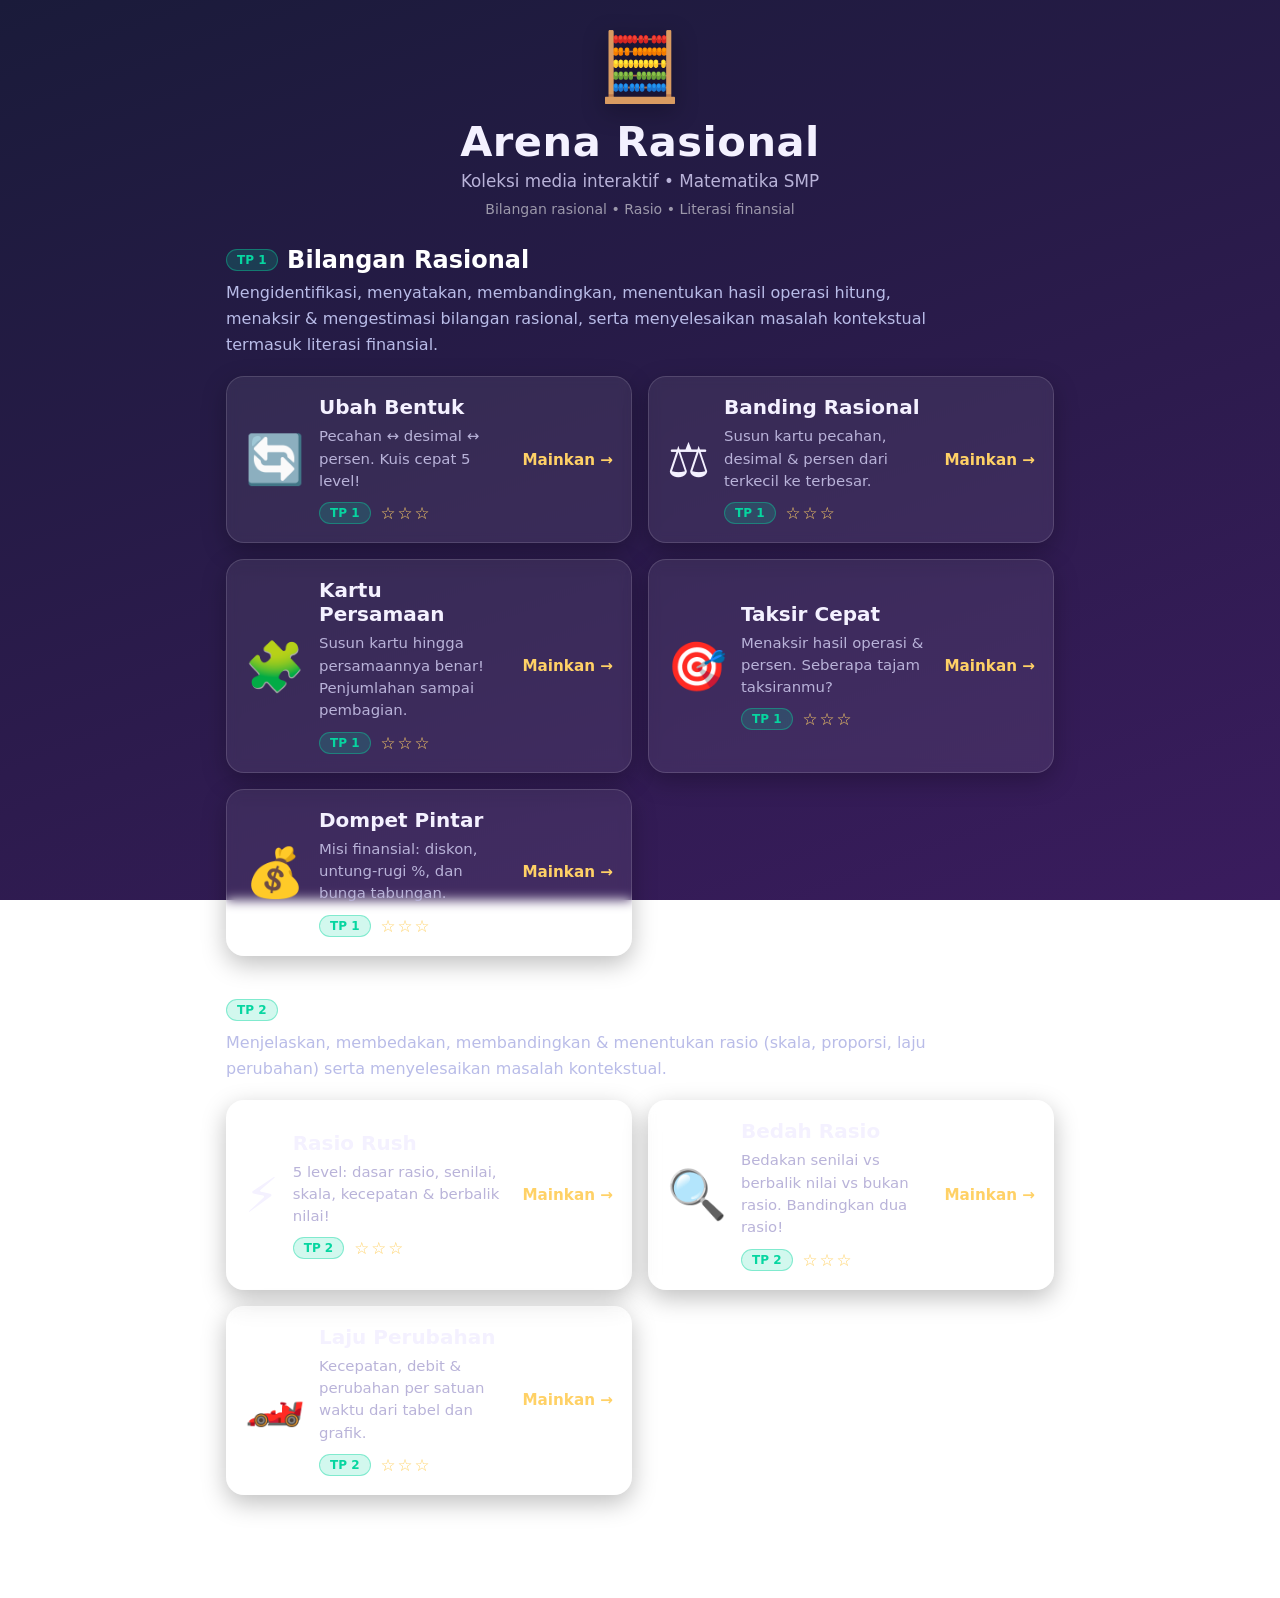
<file: index.html>
<!DOCTYPE html>
<html lang="id">
<head>
<meta charset="UTF-8">
<meta name="viewport" content="width=device-width, initial-scale=1.0">
<meta name="theme-color" content="#1a1b3a">
<title>Arena Rasional — Koleksi Game Matematika</title>
<meta name="description" content="Koleksi media interaktif matematika SMP: bilangan rasional & rasio.">
<link rel="stylesheet" href="css/style.css">
</head>
<body>
<div id="app">
  <header class="hero">
    <div class="logo">🧮</div>
    <h1>Arena Rasional</h1>
    <p class="subtitle">Koleksi media interaktif &bull; Matematika SMP</p>
    <p class="tp">Bilangan rasional &bull; Rasio &bull; Literasi finansial</p>
  </header>

  <section class="tp-section">
    <h2 class="tp-title"><span class="tp-tag">TP 1</span> Bilangan Rasional</h2>
    <p class="tp-desc">Mengidentifikasi, menyatakan, membandingkan, menentukan hasil operasi hitung, menaksir &amp; mengestimasi bilangan rasional, serta menyelesaikan masalah kontekstual termasuk literasi finansial.</p>
    <main class="grid">
      <a class="game-card" href="ubah-bentuk/">
        <div class="gc-icon">🔄</div>
        <div class="gc-body">
          <h2>Ubah Bentuk</h2>
          <p>Pecahan ↔ desimal ↔ persen. Kuis cepat 5 level!</p>
          <div class="gc-meta"><span class="tp-tag">TP 1</span><span class="stars" id="stars-ubah-bentuk">☆☆☆</span></div>
        </div>
        <div class="gc-go">Mainkan →</div>
      </a>
      <a class="game-card" href="banding-rasional/">
        <div class="gc-icon">⚖️</div>
        <div class="gc-body">
          <h2>Banding Rasional</h2>
          <p>Susun kartu pecahan, desimal &amp; persen dari terkecil ke terbesar.</p>
          <div class="gc-meta"><span class="tp-tag">TP 1</span><span class="stars" id="stars-banding-rasional">☆☆☆</span></div>
        </div>
        <div class="gc-go">Mainkan →</div>
      </a>
      <a class="game-card" href="kartu-persamaan/">
        <div class="gc-icon">🧩</div>
        <div class="gc-body">
          <h2>Kartu Persamaan</h2>
          <p>Susun kartu hingga persamaannya benar! Penjumlahan sampai pembagian.</p>
          <div class="gc-meta"><span class="tp-tag">TP 1</span><span class="stars" id="stars-kartu-persamaan">☆☆☆</span></div>
        </div>
        <div class="gc-go">Mainkan →</div>
      </a>
      <a class="game-card" href="taksir-cepat/">
        <div class="gc-icon">🎯</div>
        <div class="gc-body">
          <h2>Taksir Cepat</h2>
          <p>Menaksir hasil operasi &amp; persen. Seberapa tajam taksiranmu?</p>
          <div class="gc-meta"><span class="tp-tag">TP 1</span><span class="stars" id="stars-taksir-cepat">☆☆☆</span></div>
        </div>
        <div class="gc-go">Mainkan →</div>
      </a>
      <a class="game-card" href="dompet-pintar/">
        <div class="gc-icon">💰</div>
        <div class="gc-body">
          <h2>Dompet Pintar</h2>
          <p>Misi finansial: diskon, untung-rugi %, dan bunga tabungan.</p>
          <div class="gc-meta"><span class="tp-tag">TP 1</span><span class="stars" id="stars-dompet-pintar">☆☆☆</span></div>
        </div>
        <div class="gc-go">Mainkan →</div>
      </a>
    </main>
  </section>

  <section class="tp-section">
    <h2 class="tp-title"><span class="tp-tag">TP 2</span> Rasio</h2>
    <p class="tp-desc">Menjelaskan, membedakan, membandingkan &amp; menentukan rasio (skala, proporsi, laju perubahan) serta menyelesaikan masalah kontekstual.</p>
    <main class="grid">
      <a class="game-card" href="rasio-rush/">
        <div class="gc-icon">⚡</div>
        <div class="gc-body">
          <h2>Rasio Rush</h2>
          <p>5 level: dasar rasio, senilai, skala, kecepatan &amp; berbalik nilai!</p>
          <div class="gc-meta"><span class="tp-tag">TP 2</span><span class="stars" id="stars-rasio-rush">☆☆☆</span></div>
        </div>
        <div class="gc-go">Mainkan →</div>
      </a>
      <a class="game-card" href="bedah-rasio/">
        <div class="gc-icon">🔍</div>
        <div class="gc-body">
          <h2>Bedah Rasio</h2>
          <p>Bedakan senilai vs berbalik nilai vs bukan rasio. Bandingkan dua rasio!</p>
          <div class="gc-meta"><span class="tp-tag">TP 2</span><span class="stars" id="stars-bedah-rasio">☆☆☆</span></div>
        </div>
        <div class="gc-go">Mainkan →</div>
      </a>
      <a class="game-card" href="laju-perubahan/">
        <div class="gc-icon">🏎️</div>
        <div class="gc-body">
          <h2>Laju Perubahan</h2>
          <p>Kecepatan, debit & perubahan per satuan waktu dari tabel dan grafik.</p>
          <div class="gc-meta"><span class="tp-tag">TP 2</span><span class="stars" id="stars-laju-perubahan">☆☆☆</span></div>
        </div>
        <div class="gc-go">Mainkan →</div>
      </a>
    </main>
  </section>

  <footer class="foot">Arena Rasional &bull; Matematika SMP &bull; Bilangan Rasional & Rasio</footer>
</div>

<script>
(function () {
  /* Bintang diambil dari progres asli tiap game (5 level → 3 bintang) */
  var games = [
    { id: 'rasio-rush', key: 'rasioRush' },
    { id: 'kartu-persamaan', key: 'kartuPersamaan' },
    { id: 'ubah-bentuk', key: 'ubahBentuk' },
    { id: 'banding-rasional', key: 'bandingRasional' },
    { id: 'taksir-cepat', key: 'taksirCepat' },
    { id: 'dompet-pintar', key: 'dompetPintar' },
    { id: 'laju-perubahan', key: 'lajuPerubahan' }
  ];
  games.forEach(function (g) {
    var completed = 0;
    try {
      var d = JSON.parse(localStorage.getItem(g.key)) || {};
      completed = Math.max(0, Math.min(5, (d.unlocked || 1) - 1));
    } catch (e) {}
    var n = Math.round(3 * completed / 5);
    var el = document.getElementById('stars-' + g.id);
    if (el) el.textContent = '★'.repeat(n) + '☆'.repeat(3 - n);
  });
  /* Bedah Rasio memakai format progres sendiri {lab, arena} -> rata-rata */
  try {
    var b = JSON.parse(localStorage.getItem('bedahRasio')) || {};
    var avg = Math.round(((b.lab || 0) + (b.arena || 0)) / 2);
    var be = document.getElementById('stars-bedah-rasio');
    if (be && avg > 0) be.textContent = '★'.repeat(avg) + '☆'.repeat(3 - avg);
  } catch (e) {}
})();
</script>
</body>
</html>
</file>
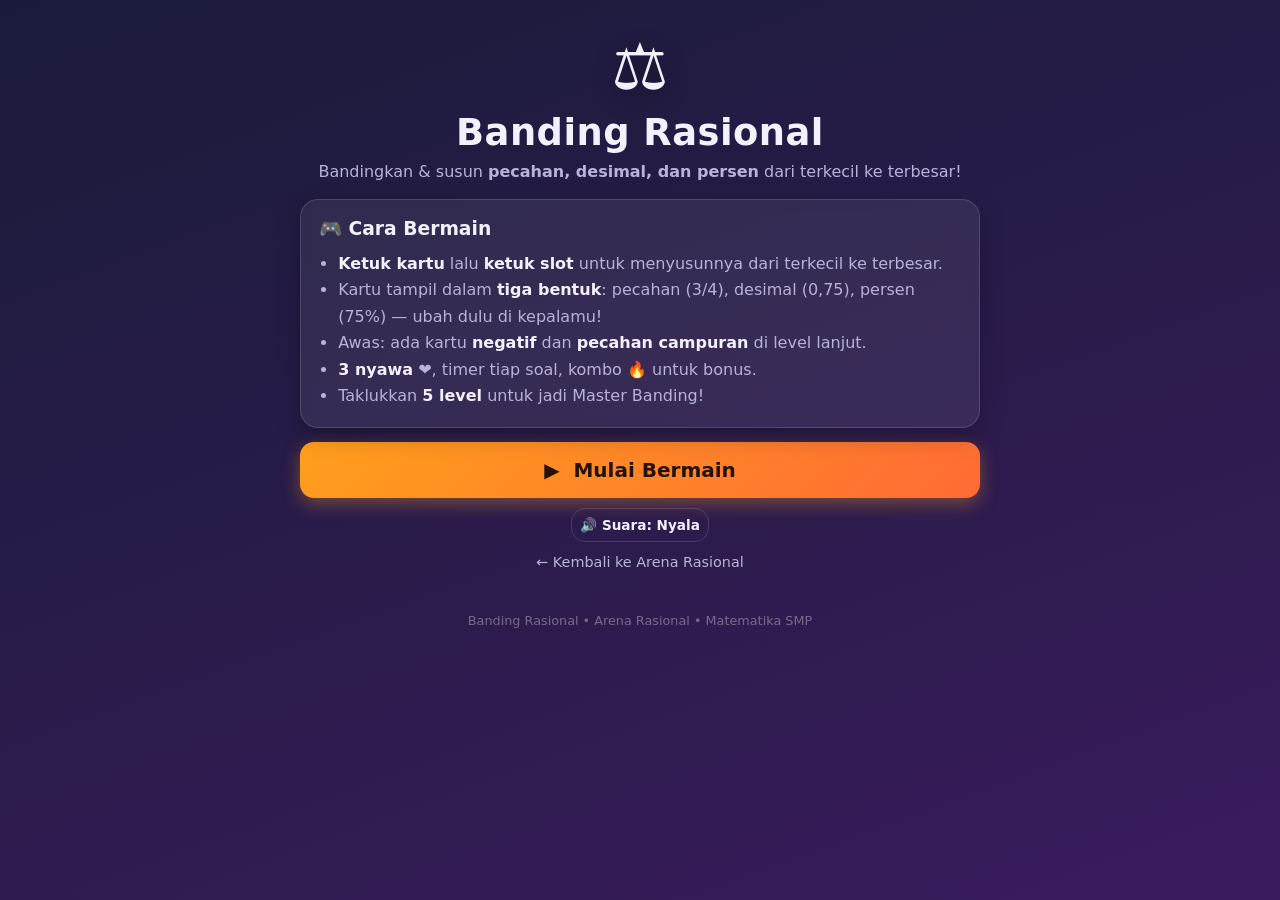
<file: banding-rasional/index.html>
<!DOCTYPE html>
<html lang="id">
<head>
<meta charset="UTF-8">
<meta name="viewport" content="width=device-width, initial-scale=1.0, maximum-scale=1.0, user-scalable=no">
<meta name="theme-color" content="#1a1b3a">
<title>Banding Rasional — Arena Rasional</title>
<meta name="description" content="Game matematika SMP: bandingkan & susun pecahan, desimal, dan persen dari terkecil ke terbesar.">
<link rel="stylesheet" href="css/style.css">
</head>
<body>
<div id="app">
  <section id="screen-start" class="screen active">
    <div class="hero">
      <div class="logo">⚖️</div>
      <h1>Banding Rasional</h1>
      <p class="subtitle">Bandingkan & susun <b>pecahan, desimal, dan persen</b> dari terkecil ke terbesar!</p>
    </div>
    <div class="card howto">
      <h3>🎮 Cara Bermain</h3>
      <ul>
        <li><b>Ketuk kartu</b> lalu <b>ketuk slot</b> untuk menyusunnya dari terkecil ke terbesar.</li>
        <li>Kartu tampil dalam <b>tiga bentuk</b>: pecahan (3/4), desimal (0,75), persen (75%) — ubah dulu di kepalamu!</li>
        <li>Awas: ada kartu <b>negatif</b> dan <b>pecahan campuran</b> di level lanjut.</li>
        <li><b>3 nyawa</b> ❤️, timer tiap soal, kombo 🔥 untuk bonus.</li>
        <li>Taklukkan <b>5 level</b> untuk jadi Master Banding!</li>
      </ul>
    </div>
    <button id="btn-start" class="btn btn-primary btn-big">▶&nbsp; Mulai Bermain</button>
    <button id="btn-mute" class="btn btn-ghost btn-small">🔊 Suara: Nyala</button>
    <p class="back-link"><a href="../">← Kembali ke Arena Rasional</a></p>
  </section>

  <section id="screen-levels" class="screen">
    <h2>🗺️ Pilih Level</h2>
    <p class="hint">Selesaikan satu level untuk membuka level berikutnya.</p>
    <div id="level-grid"></div>
    <button id="btn-back-start" class="btn btn-ghost">← Kembali</button>
  </section>

  <section id="screen-game" class="screen">
    <header class="hud">
      <div class="hud-item">🎯 <span id="hud-level">1</span></div>
      <div class="hud-item"><span id="hud-lives">❤️❤️❤️</span></div>
      <div class="hud-item">🔥 <span id="hud-combo">–</span></div>
      <div class="hud-item">⭐ <span id="hud-score">0</span></div>
      <button id="btn-quit" class="btn-quit" title="Keluar dari permainan">✕</button>
    </header>
    <div class="timer"><div id="timer-fill"></div></div>
    <div id="q-progress" class="q-progress">Soal 1/6</div>
    <div class="card">
      <p class="eq-hint">Terkecil → terbesar. Ketuk kartu, lalu ketuk slot.</p>
      <div id="slots" class="slots"></div>
      <div id="hand" class="hand"></div>
      <div class="btn-row">
        <button id="btn-reset" class="btn">↺ Kosongkan</button>
        <button id="btn-check" class="btn btn-primary" disabled>✓ Periksa</button>
      </div>
    </div>
    <div id="feedback" class="card feedback hidden">
      <p id="fb-title" class="fb-title"></p>
      <p id="fb-explain" class="fb-explain"></p>
      <button id="btn-next" class="btn btn-primary">Lanjut →</button>
    </div>
  </section>

  <section id="screen-result" class="screen">
    <h2 id="res-title">🎉 Level Lolos!</h2>
    <div id="res-stats" class="card stats"></div>
    <div class="btn-row">
      <button id="btn-retry" class="btn">🔄 Ulangi</button>
      <button id="btn-next-level" class="btn btn-primary">Level Berikutnya →</button>
    </div>
    <button id="btn-to-levels" class="btn btn-ghost">🗺️ Pilih Level</button>
  </section>

  <section id="screen-victory" class="screen">
    <div class="hero">
      <div class="logo">🏆</div>
      <h1>Master Banding!</h1>
      <p class="subtitle">Kamu menaklukkan seluruh 5 level. Luar biasa!</p>
    </div>
    <div id="victory-stats" class="card stats"></div>
    <div class="btn-row">
      <button id="btn-again" class="btn btn-primary">🔄 Main Lagi</button>
      <button id="btn-victory-levels" class="btn btn-ghost">🗺️ Pilih Level</button>
    </div>
    <p class="back-link"><a href="../">← Kembali ke Arena Rasional</a></p>
  </section>
</div>
<footer class="foot">Banding Rasional &bull; Arena Rasional &bull; Matematika SMP</footer>
<script src="js/cards.js"></script>
<script src="js/audio.js"></script>
<script src="js/game.js"></script>
</body>
</html>
</file>
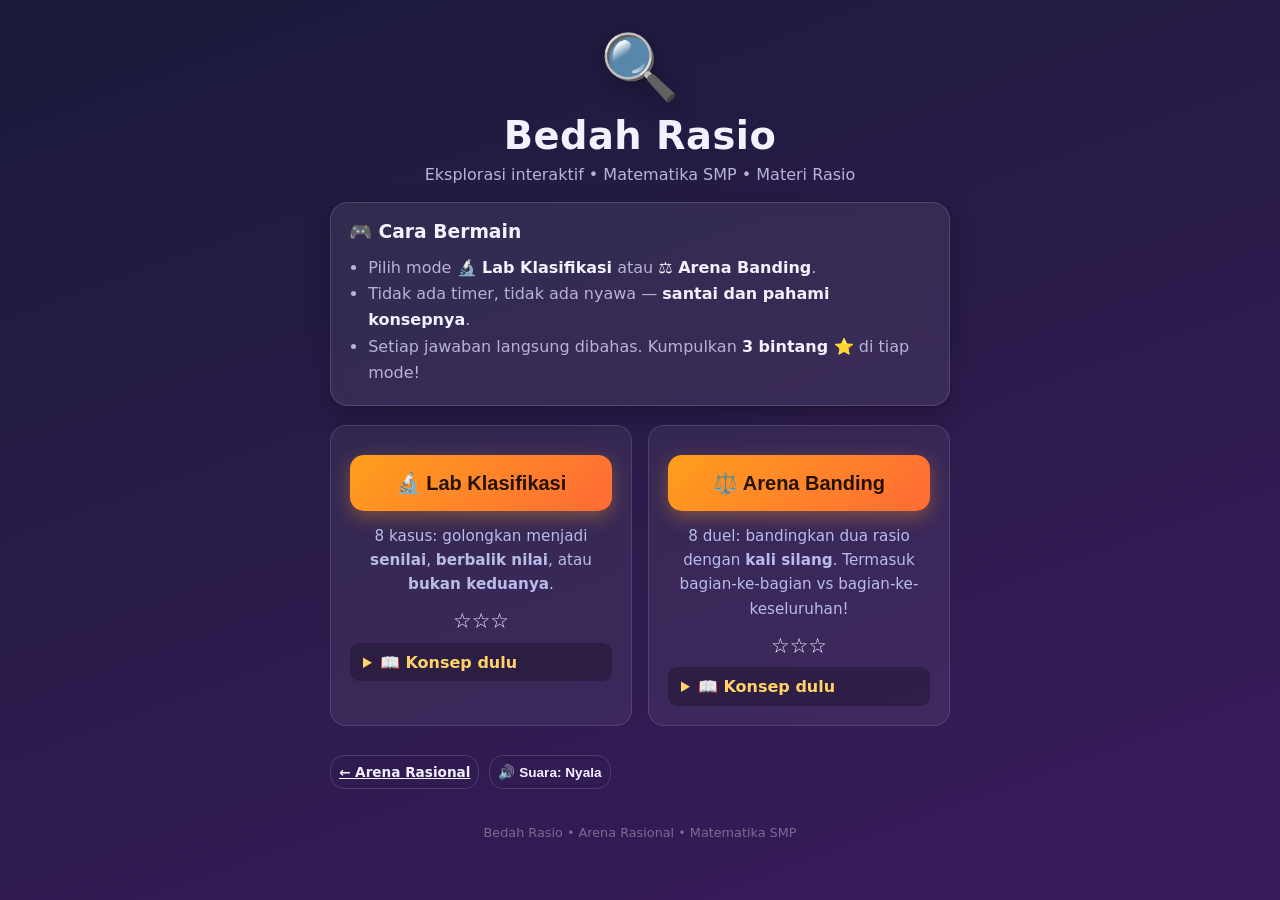
<file: bedah-rasio/index.html>
<!DOCTYPE html>
<html lang="id">
<head>
<meta charset="UTF-8">
<meta name="viewport" content="width=device-width, initial-scale=1.0, maximum-scale=1.0, user-scalable=no">
<meta name="theme-color" content="#1a1b3a">
<title>Bedah Rasio — Arena Rasional</title>
<meta name="description" content="Eksplorasi interaktif: bedakan rasio senilai, berbalik nilai, dan bandingkan dua rasio. Matematika SMP.">
<link rel="stylesheet" href="css/style.css">
</head>
<body>
<div id="app">

  <!-- ===== LAYAR UTAMA ===== -->
  <section id="screen-start" class="screen active">
    <div class="hero">
      <div class="logo">🔍</div>
      <h1>Bedah Rasio</h1>
      <p class="subtitle">Eksplorasi interaktif &bull; Matematika SMP &bull; Materi Rasio</p>
    </div>
    <div class="card howto">
      <h3>🎮 Cara Bermain</h3>
      <ul>
        <li>Pilih mode <b>🔬 Lab Klasifikasi</b> atau <b>⚖️ Arena Banding</b>.</li>
        <li>Tidak ada timer, tidak ada nyawa — <b>santai dan pahami konsepnya</b>.</li>
        <li>Setiap jawaban langsung dibahas. Kumpulkan <b>3 bintang ⭐</b> di tiap mode!</li>
      </ul>
    </div>

    <div class="mode-grid">
      <div class="mode-card">
        <button id="btn-lab" class="btn btn-primary btn-big">🔬 Lab Klasifikasi</button>
        <p class="mode-desc">8 kasus: golongkan menjadi <b>senilai</b>, <b>berbalik nilai</b>, atau <b>bukan keduanya</b>.</p>
        <div class="stars" id="stars-lab">☆☆☆</div>
        <details class="konsep"><summary>📖 Konsep dulu</summary><div id="konsep-lab"></div></details>
      </div>
      <div class="mode-card">
        <button id="btn-arena" class="btn btn-primary btn-big">⚖️ Arena Banding</button>
        <p class="mode-desc">8 duel: bandingkan dua rasio dengan <b>kali silang</b>. Termasuk bagian-ke-bagian vs bagian-ke-keseluruhan!</p>
        <div class="stars" id="stars-arena">☆☆☆</div>
        <details class="konsep"><summary>📖 Konsep dulu</summary><div id="konsep-arena"></div></details>
      </div>
    </div>

    <div class="btn-row">
      <a class="btn btn-ghost btn-small" href="../">← Arena Rasional</a>
      <button id="btn-mute" class="btn btn-ghost btn-small">🔊 Suara: Nyala</button>
    </div>
  </section>

  <!-- ===== LAYAR EKSPLORASI ===== -->
  <section id="screen-play" class="screen">
    <h2 id="play-title">🔬 Lab Klasifikasi</h2>
    <div id="p-progress" class="q-progress">Kasus 1/8</div>
    <div class="card">
      <h3 id="p-context" class="p-context"></h3>
      <div id="p-body"></div>
      <div id="p-choices" class="choices"></div>
    </div>
    <div id="feedback" class="card feedback hidden">
      <p id="fb-title" class="fb-title"></p>
      <p id="fb-explain" class="fb-explain"></p>
      <button id="btn-next" class="btn btn-primary">Lanjut →</button>
    </div>
    <button id="btn-back-start" class="btn btn-ghost">← Pilih Mode</button>
  </section>

  <!-- ===== SELESAI ===== -->
  <section id="screen-done" class="screen">
    <h2 id="done-title">🎉 Selesai!</h2>
    <div id="done-stats" class="card stats"></div>
    <div class="btn-row">
      <button id="btn-done-retry" class="btn">🔄 Ulangi</button>
      <button id="btn-done-modes" class="btn btn-primary">🧪 Pilih Mode</button>
    </div>
    <p class="back-link"><a href="../">← Kembali ke Arena Rasional</a></p>
  </section>

</div>
<footer class="foot">Bedah Rasio &bull; Arena Rasional &bull; Matematika SMP</footer>

<script src="js/data.js"></script>
<script src="js/audio.js"></script>
<script src="js/game.js"></script>
</body>
</html>
</file>
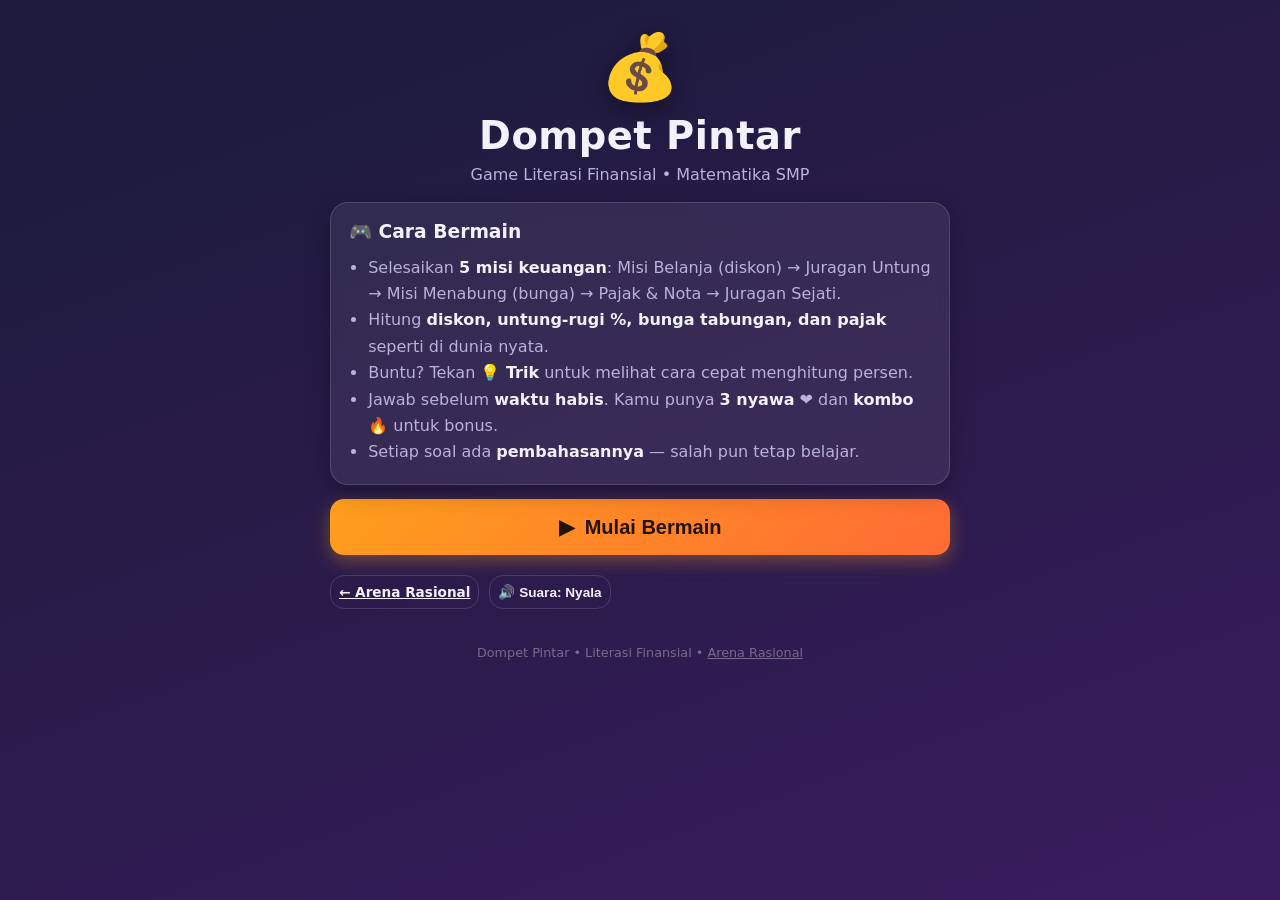
<file: dompet-pintar/index.html>
<!DOCTYPE html>
<html lang="id">
<head>
<meta charset="UTF-8">
<meta name="viewport" content="width=device-width, initial-scale=1.0, maximum-scale=1.0, user-scalable=no">
<meta name="theme-color" content="#1a1b3a">
<title>Dompet Pintar — Game Matematika SMP</title>
<meta name="description" content="Game literasi finansial SMP: diskon, untung-rugi, bunga tabungan & pajak dalam 5 misi seru.">
<link rel="stylesheet" href="css/style.css">
</head>
<body>
<div id="app">

  <!-- ===== LAYAR UTAMA ===== -->
  <section id="screen-start" class="screen active">
    <div class="hero">
      <div class="logo">💰</div>
      <h1>Dompet Pintar</h1>
      <p class="subtitle">Game Literasi Finansial &bull; Matematika SMP</p>
    </div>
    <div class="card howto">
      <h3>🎮 Cara Bermain</h3>
      <ul>
        <li>Selesaikan <b>5 misi keuangan</b>: Misi Belanja (diskon) → Juragan Untung → Misi Menabung (bunga) → Pajak &amp; Nota → Juragan Sejati.</li>
        <li>Hitung <b>diskon, untung-rugi %, bunga tabungan, dan pajak</b> seperti di dunia nyata.</li>
        <li>Buntu? Tekan <b>💡 Trik</b> untuk melihat cara cepat menghitung persen.</li>
        <li>Jawab sebelum <b>waktu habis</b>. Kamu punya <b>3 nyawa</b> ❤️ dan <b>kombo 🔥</b> untuk bonus.</li>
        <li>Setiap soal ada <b>pembahasannya</b> — salah pun tetap belajar.</li>
      </ul>
    </div>
    <button id="btn-start" class="btn btn-primary btn-big">▶&nbsp; Mulai Bermain</button>
    <div class="btn-row">
      <a class="btn btn-ghost btn-small" href="../">← Arena Rasional</a>
      <button id="btn-mute" class="btn btn-ghost btn-small">🔊 Suara: Nyala</button>
    </div>
  </section>

  <!-- ===== PILIH LEVEL ===== -->
  <section id="screen-levels" class="screen">
    <h2>🗺️ Pilih Misi</h2>
    <p class="hint">Selesaikan satu misi untuk membuka misi berikutnya.</p>
    <div id="level-grid"></div>
    <button id="btn-back-start" class="btn btn-ghost">← Kembali</button>
  </section>

  <!-- ===== ARENA BERMAIN ===== -->
  <section id="screen-game" class="screen">
    <header class="hud">
      <div class="hud-item" title="Misi">🎯 <span id="hud-level">1</span></div>
      <div class="hud-item" title="Nyawa"><span id="hud-lives">❤️❤️❤️</span></div>
      <div class="hud-item" title="Kombo">🔥 <span id="hud-combo">–</span></div>
      <div class="hud-item" title="Skor">⭐ <span id="hud-score">0</span></div>
      <button id="btn-quit" class="btn-quit" title="Keluar dari permainan">✕</button>
    </header>
    <div class="timer"><div id="timer-fill"></div></div>
    <div id="q-progress" class="q-progress">Soal 1/6</div>
    <div class="card q-card">
      <p id="q-prompt" class="q-prompt"></p>
      <div id="q-hint"></div>
      <div id="q-choices" class="choices"></div>
    </div>
    <div id="feedback" class="card feedback hidden">
      <p id="fb-title" class="fb-title"></p>
      <p id="fb-explain" class="fb-explain"></p>
      <button id="btn-next" class="btn btn-primary">Lanjut →</button>
    </div>
  </section>

  <!-- ===== HASIL MISI ===== -->
  <section id="screen-result" class="screen">
    <h2 id="res-title">🎉 Misi Lolos!</h2>
    <div id="res-stats" class="card stats"></div>
    <div class="btn-row">
      <button id="btn-retry" class="btn">🔄 Ulangi</button>
      <button id="btn-next-level" class="btn btn-primary">Misi Berikutnya →</button>
    </div>
    <button id="btn-to-levels" class="btn btn-ghost">🗺️ Pilih Misi</button>
  </section>

  <!-- ===== KEMENANGAN ===== -->
  <section id="screen-victory" class="screen">
    <div class="hero">
      <div class="logo">🏆</div>
      <h1>Ahli Finansial!</h1>
      <p class="subtitle">Kamu menaklukkan seluruh 5 misi. Luar biasa!</p>
    </div>
    <div id="victory-stats" class="card stats"></div>
    <div class="btn-row">
      <button id="btn-again" class="btn btn-primary">🔄 Main Lagi</button>
      <button id="btn-victory-levels" class="btn btn-ghost">🗺️ Pilih Misi</button>
    </div>
  </section>

</div>
<footer class="foot">Dompet Pintar &bull; Literasi Finansial &bull; <a href="../" style="color:inherit">Arena Rasional</a></footer>

<script src="js/questions.js"></script>
<script src="js/audio.js"></script>
<script src="js/game.js"></script>
</body>
</html>
</file>
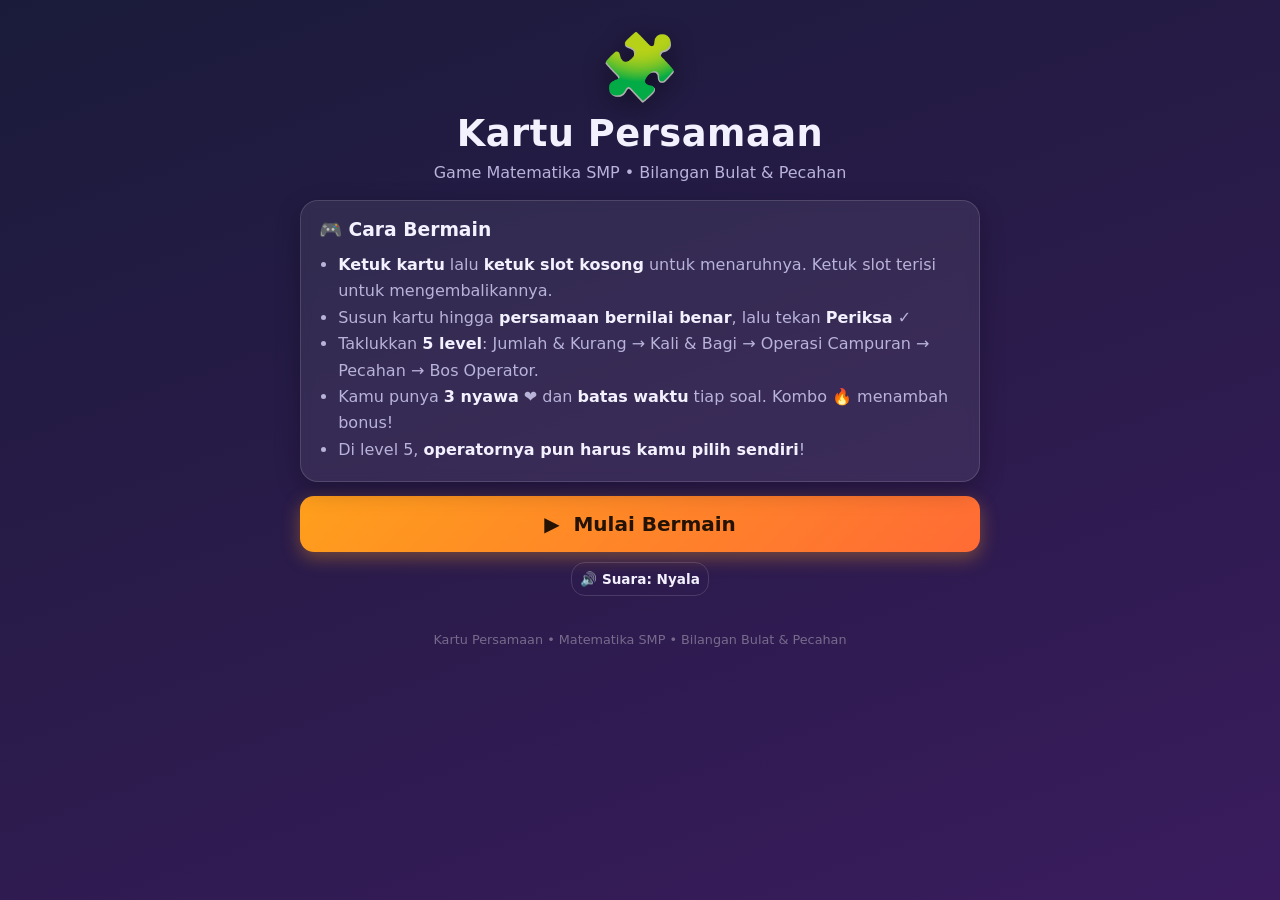
<file: kartu-persamaan/index.html>
<!DOCTYPE html>
<html lang="id">
<head>
<meta charset="UTF-8">
<meta name="viewport" content="width=device-width, initial-scale=1.0, maximum-scale=1.0, user-scalable=no">
<meta name="theme-color" content="#1a1b3a">
<title>Kartu Persamaan — Game Matematika SMP</title>
<meta name="description" content="Game matematika SMP: susun kartu angka dan operator hingga persamaan bernilai benar. Bilangan bulat & pecahan, 5 level berjenjang.">
<link rel="stylesheet" href="css/style.css">
</head>
<body>
<div id="app">

  <!-- ===== LAYAR UTAMA ===== -->
  <section id="screen-start" class="screen active">
    <div class="hero">
      <div class="logo">🧩</div>
      <h1>Kartu Persamaan</h1>
      <p class="subtitle">Game Matematika SMP &bull; Bilangan Bulat & Pecahan</p>
    </div>
    <div class="card howto">
      <h3>🎮 Cara Bermain</h3>
      <ul>
        <li><b>Ketuk kartu</b> lalu <b>ketuk slot kosong</b> untuk menaruhnya. Ketuk slot terisi untuk mengembalikannya.</li>
        <li>Susun kartu hingga <b>persamaan bernilai benar</b>, lalu tekan <b>Periksa</b> ✓</li>
        <li>Taklukkan <b>5 level</b>: Jumlah & Kurang → Kali & Bagi → Operasi Campuran → Pecahan → Bos Operator.</li>
        <li>Kamu punya <b>3 nyawa</b> ❤️ dan <b>batas waktu</b> tiap soal. Kombo 🔥 menambah bonus!</li>
        <li>Di level 5, <b>operatornya pun harus kamu pilih sendiri</b>!</li>
      </ul>
    </div>
    <button id="btn-start" class="btn btn-primary btn-big">▶&nbsp; Mulai Bermain</button>
    <button id="btn-mute" class="btn btn-ghost btn-small">🔊 Suara: Nyala</button>
  </section>

  <!-- ===== PILIH LEVEL ===== -->
  <section id="screen-levels" class="screen">
    <h2>🗺️ Pilih Level</h2>
    <p class="hint">Selesaikan satu level untuk membuka level berikutnya.</p>
    <div id="level-grid"></div>
    <button id="btn-back-start" class="btn btn-ghost">← Kembali</button>
  </section>

  <!-- ===== ARENA BERMAIN ===== -->
  <section id="screen-game" class="screen">
    <header class="hud">
      <div class="hud-item" title="Level">🎯 <span id="hud-level">1</span></div>
      <div class="hud-item" title="Nyawa"><span id="hud-lives">❤️❤️❤️</span></div>
      <div class="hud-item" title="Kombo">🔥 <span id="hud-combo">–</span></div>
      <div class="hud-item" title="Skor">⭐ <span id="hud-score">0</span></div>
      <button id="btn-quit" class="btn-quit" title="Keluar dari permainan">✕</button>
    </header>
    <div class="timer"><div id="timer-fill"></div></div>
    <div id="q-progress" class="q-progress">Soal 1/6</div>

    <div class="card eq-card">
      <p class="eq-hint" id="eq-hint">Ketuk kartu, lalu ketuk slot kosong</p>
      <div id="equation" class="equation"></div>
    </div>

    <div class="card hand-card">
      <p class="hand-title">🃏 Kartu di tangan</p>
      <div id="hand" class="hand"></div>
    </div>

    <div class="btn-row">
      <button id="btn-reset" class="btn">↺ Kosongkan</button>
      <button id="btn-check" class="btn btn-primary" disabled>✓ Periksa</button>
    </div>

    <div id="feedback" class="card feedback hidden">
      <p id="fb-title" class="fb-title"></p>
      <p id="fb-explain" class="fb-explain"></p>
      <button id="btn-next" class="btn btn-primary">Lanjut →</button>
    </div>
  </section>

  <!-- ===== HASIL LEVEL ===== -->
  <section id="screen-result" class="screen">
    <h2 id="res-title">🎉 Level Lolos!</h2>
    <div id="res-stats" class="card stats"></div>
    <div class="btn-row">
      <button id="btn-retry" class="btn">🔄 Ulangi</button>
      <button id="btn-next-level" class="btn btn-primary">Level Berikutnya →</button>
    </div>
    <button id="btn-to-levels" class="btn btn-ghost">🗺️ Pilih Level</button>
  </section>

  <!-- ===== KEMENANGAN ===== -->
  <section id="screen-victory" class="screen">
    <div class="hero">
      <div class="logo">🏆</div>
      <h1>Master Persamaan!</h1>
      <p class="subtitle">Kamu menaklukkan seluruh 5 level. Luar biasa!</p>
    </div>
    <div id="victory-stats" class="card stats"></div>
    <div class="btn-row">
      <button id="btn-again" class="btn btn-primary">🔄 Main Lagi</button>
      <button id="btn-victory-levels" class="btn btn-ghost">🗺️ Pilih Level</button>
    </div>
  </section>

</div>
<footer class="foot">Kartu Persamaan &bull; Matematika SMP &bull; Bilangan Bulat & Pecahan</footer>

<script src="js/fractions.js"></script>
<script src="js/puzzles.js"></script>
<script src="js/audio.js"></script>
<script src="js/game.js"></script>
</body>
</html>
</file>
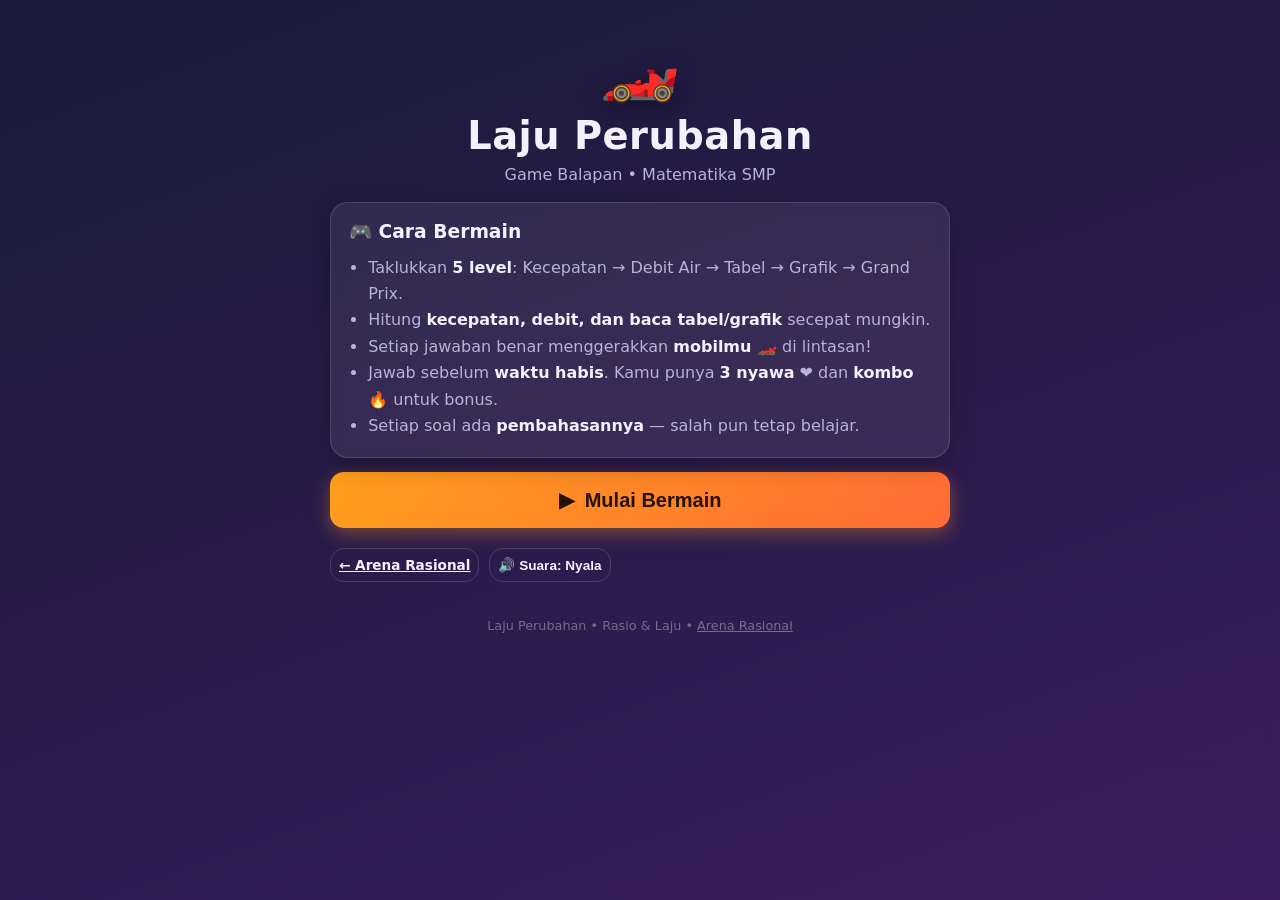
<file: laju-perubahan/index.html>
<!DOCTYPE html>
<html lang="id">
<head>
<meta charset="UTF-8">
<meta name="viewport" content="width=device-width, initial-scale=1.0, maximum-scale=1.0, user-scalable=no">
<meta name="theme-color" content="#1a1b3a">
<title>Laju Perubahan — Game Matematika SMP</title>
<meta name="description" content="Game balapan matematika SMP: kecepatan, debit air, tabel & grafik jarak-waktu dalam 5 level seru.">
<link rel="stylesheet" href="css/style.css">
</head>
<body>
<div id="app">

  <!-- ===== LAYAR UTAMA ===== -->
  <section id="screen-start" class="screen active">
    <div class="hero">
      <div class="logo">🏎️</div>
      <h1>Laju Perubahan</h1>
      <p class="subtitle">Game Balapan &bull; Matematika SMP</p>
    </div>
    <div class="card howto">
      <h3>🎮 Cara Bermain</h3>
      <ul>
        <li>Taklukkan <b>5 level</b>: Kecepatan → Debit Air → Tabel → Grafik → Grand Prix.</li>
        <li>Hitung <b>kecepatan, debit, dan baca tabel/grafik</b> secepat mungkin.</li>
        <li>Setiap jawaban benar menggerakkan <b>mobilmu 🏎️</b> di lintasan!</li>
        <li>Jawab sebelum <b>waktu habis</b>. Kamu punya <b>3 nyawa</b> ❤️ dan <b>kombo 🔥</b> untuk bonus.</li>
        <li>Setiap soal ada <b>pembahasannya</b> — salah pun tetap belajar.</li>
      </ul>
    </div>
    <button id="btn-start" class="btn btn-primary btn-big">▶&nbsp; Mulai Bermain</button>
    <div class="btn-row">
      <a class="btn btn-ghost btn-small" href="../">← Arena Rasional</a>
      <button id="btn-mute" class="btn btn-ghost btn-small">🔊 Suara: Nyala</button>
    </div>
  </section>

  <!-- ===== PILIH LEVEL ===== -->
  <section id="screen-levels" class="screen">
    <h2>🗺️ Pilih Level</h2>
    <p class="hint">Selesaikan satu level untuk membuka level berikutnya.</p>
    <div id="level-grid"></div>
    <button id="btn-back-start" class="btn btn-ghost">← Kembali</button>
  </section>

  <!-- ===== ARENA BERMAIN ===== -->
  <section id="screen-game" class="screen">
    <header class="hud">
      <div class="hud-item" title="Level">🎯 <span id="hud-level">1</span></div>
      <div class="hud-item" title="Nyawa"><span id="hud-lives">❤️❤️❤️</span></div>
      <div class="hud-item" title="Kombo">🔥 <span id="hud-combo">–</span></div>
      <div class="hud-item" title="Skor">⭐ <span id="hud-score">0</span></div>
      <button id="btn-quit" class="btn-quit" title="Keluar dari permainan">✕</button>
    </header>
    <div class="timer"><div id="timer-fill"></div></div>
    <div class="race-track"><div id="race-car">🏎️</div><div class="race-flag">🏁</div></div>
    <div id="q-progress" class="q-progress">Soal 1/6</div>
    <div class="card q-card">
      <p id="q-prompt" class="q-prompt"></p>
      <div id="q-choices" class="choices"></div>
    </div>
    <div id="feedback" class="card feedback hidden">
      <p id="fb-title" class="fb-title"></p>
      <p id="fb-explain" class="fb-explain"></p>
      <button id="btn-next" class="btn btn-primary">Lanjut →</button>
    </div>
  </section>

  <!-- ===== HASIL LEVEL ===== -->
  <section id="screen-result" class="screen">
    <h2 id="res-title">🎉 Level Lolos!</h2>
    <div id="res-stats" class="card stats"></div>
    <div class="btn-row">
      <button id="btn-retry" class="btn">🔄 Ulangi</button>
      <button id="btn-next-level" class="btn btn-primary">Level Berikutnya →</button>
    </div>
    <button id="btn-to-levels" class="btn btn-ghost">🗺️ Pilih Level</button>
  </section>

  <!-- ===== KEMENANGAN ===== -->
  <section id="screen-victory" class="screen">
    <div class="hero">
      <div class="logo">🏆</div>
      <h1>Juara Grand Prix!</h1>
      <p class="subtitle">Kamu menaklukkan seluruh 5 level. Luar biasa!</p>
    </div>
    <div id="victory-stats" class="card stats"></div>
    <div class="btn-row">
      <button id="btn-again" class="btn btn-primary">🔄 Main Lagi</button>
      <button id="btn-victory-levels" class="btn btn-ghost">🗺️ Pilih Level</button>
    </div>
  </section>

</div>
<footer class="foot">Laju Perubahan &bull; Rasio &amp; Laju &bull; <a href="../" style="color:inherit">Arena Rasional</a></footer>

<script src="js/questions.js"></script>
<script src="js/audio.js"></script>
<script src="js/game.js"></script>
</body>
</html>
</file>
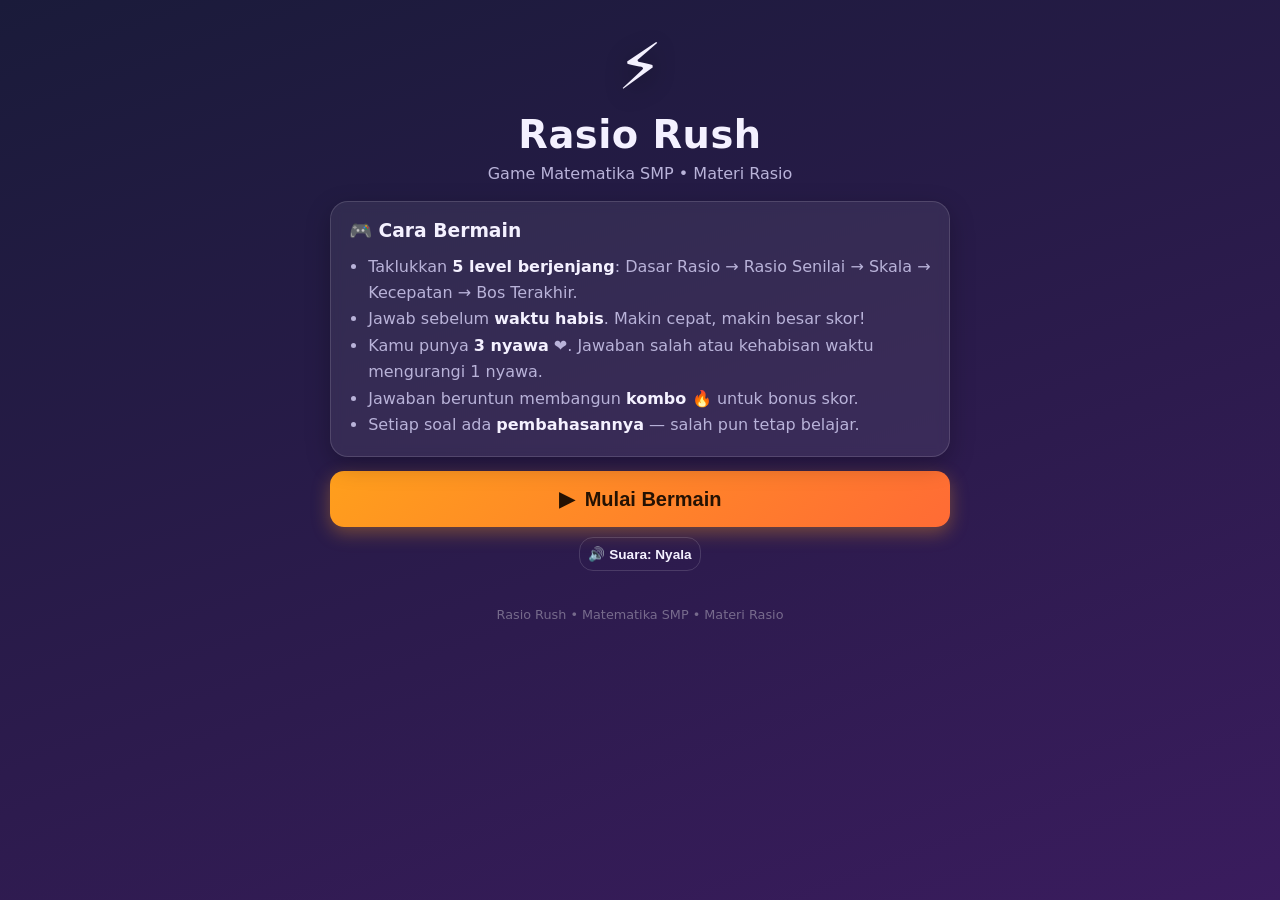
<file: rasio-rush/index.html>
<!DOCTYPE html>
<html lang="id">
<head>
<meta charset="UTF-8">
<meta name="viewport" content="width=device-width, initial-scale=1.0, maximum-scale=1.0, user-scalable=no">
<meta name="theme-color" content="#1a1b3a">
<title>Rasio Rush — Game Matematika SMP</title>
<meta name="description" content="Game matematika SMP materi Rasio: 5 level berjenjang dari dasar rasio sampai bos terakhir.">
<link rel="stylesheet" href="css/style.css">
</head>
<body>
<div id="app">

  <!-- ===== LAYAR UTAMA ===== -->
  <section id="screen-start" class="screen active">
    <div class="hero">
      <div class="logo">⚡</div>
      <h1>Rasio Rush</h1>
      <p class="subtitle">Game Matematika SMP &bull; Materi Rasio</p>
    </div>
    <div class="card howto">
      <h3>🎮 Cara Bermain</h3>
      <ul>
        <li>Taklukkan <b>5 level berjenjang</b>: Dasar Rasio → Rasio Senilai → Skala → Kecepatan → Bos Terakhir.</li>
        <li>Jawab sebelum <b>waktu habis</b>. Makin cepat, makin besar skor!</li>
        <li>Kamu punya <b>3 nyawa</b> ❤️. Jawaban salah atau kehabisan waktu mengurangi 1 nyawa.</li>
        <li>Jawaban beruntun membangun <b>kombo 🔥</b> untuk bonus skor.</li>
        <li>Setiap soal ada <b>pembahasannya</b> — salah pun tetap belajar.</li>
      </ul>
    </div>
    <button id="btn-start" class="btn btn-primary btn-big">▶&nbsp; Mulai Bermain</button>
    <button id="btn-mute" class="btn btn-ghost btn-small">🔊 Suara: Nyala</button>
  </section>

  <!-- ===== PILIH LEVEL ===== -->
  <section id="screen-levels" class="screen">
    <h2>🗺️ Pilih Level</h2>
    <p class="hint">Selesaikan satu level untuk membuka level berikutnya.</p>
    <div id="level-grid"></div>
    <button id="btn-back-start" class="btn btn-ghost">← Kembali</button>
  </section>

  <!-- ===== ARENA BERMAIN ===== -->
  <section id="screen-game" class="screen">
    <header class="hud">
      <div class="hud-item" title="Level">🎯 <span id="hud-level">1</span></div>
      <div class="hud-item" title="Nyawa"><span id="hud-lives">❤️❤️❤️</span></div>
      <div class="hud-item" title="Kombo">🔥 <span id="hud-combo">–</span></div>
      <div class="hud-item" title="Skor">⭐ <span id="hud-score">0</span></div>
      <button id="btn-quit" class="btn-quit" title="Keluar dari permainan">✕</button>
    </header>
    <div class="timer"><div id="timer-fill"></div></div>
    <div id="q-progress" class="q-progress">Soal 1/8</div>
    <div class="card q-card">
      <p id="q-prompt" class="q-prompt"></p>
      <div id="q-choices" class="choices"></div>
    </div>
    <div id="feedback" class="card feedback hidden">
      <p id="fb-title" class="fb-title"></p>
      <p id="fb-explain" class="fb-explain"></p>
      <button id="btn-next" class="btn btn-primary">Lanjut →</button>
    </div>
  </section>

  <!-- ===== HASIL LEVEL ===== -->
  <section id="screen-result" class="screen">
    <h2 id="res-title">🎉 Level Lolos!</h2>
    <div id="res-stats" class="card stats"></div>
    <div class="btn-row">
      <button id="btn-retry" class="btn">🔄 Ulangi</button>
      <button id="btn-next-level" class="btn btn-primary">Level Berikutnya →</button>
    </div>
    <button id="btn-to-levels" class="btn btn-ghost">🗺️ Pilih Level</button>
  </section>

  <!-- ===== KEMENANGAN ===== -->
  <section id="screen-victory" class="screen">
    <div class="hero">
      <div class="logo">🏆</div>
      <h1>Master Rasio!</h1>
      <p class="subtitle">Kamu menaklukkan seluruh 5 level. Luar biasa!</p>
    </div>
    <div id="victory-stats" class="card stats"></div>
    <div class="btn-row">
      <button id="btn-again" class="btn btn-primary">🔄 Main Lagi</button>
      <button id="btn-victory-levels" class="btn btn-ghost">🗺️ Pilih Level</button>
    </div>
  </section>

</div>
<footer class="foot">Rasio Rush &bull; Matematika SMP &bull; Materi Rasio</footer>

<script src="js/questions.js"></script>
<script src="js/audio.js"></script>
<script src="js/game.js"></script>
</body>
</html>
</file>
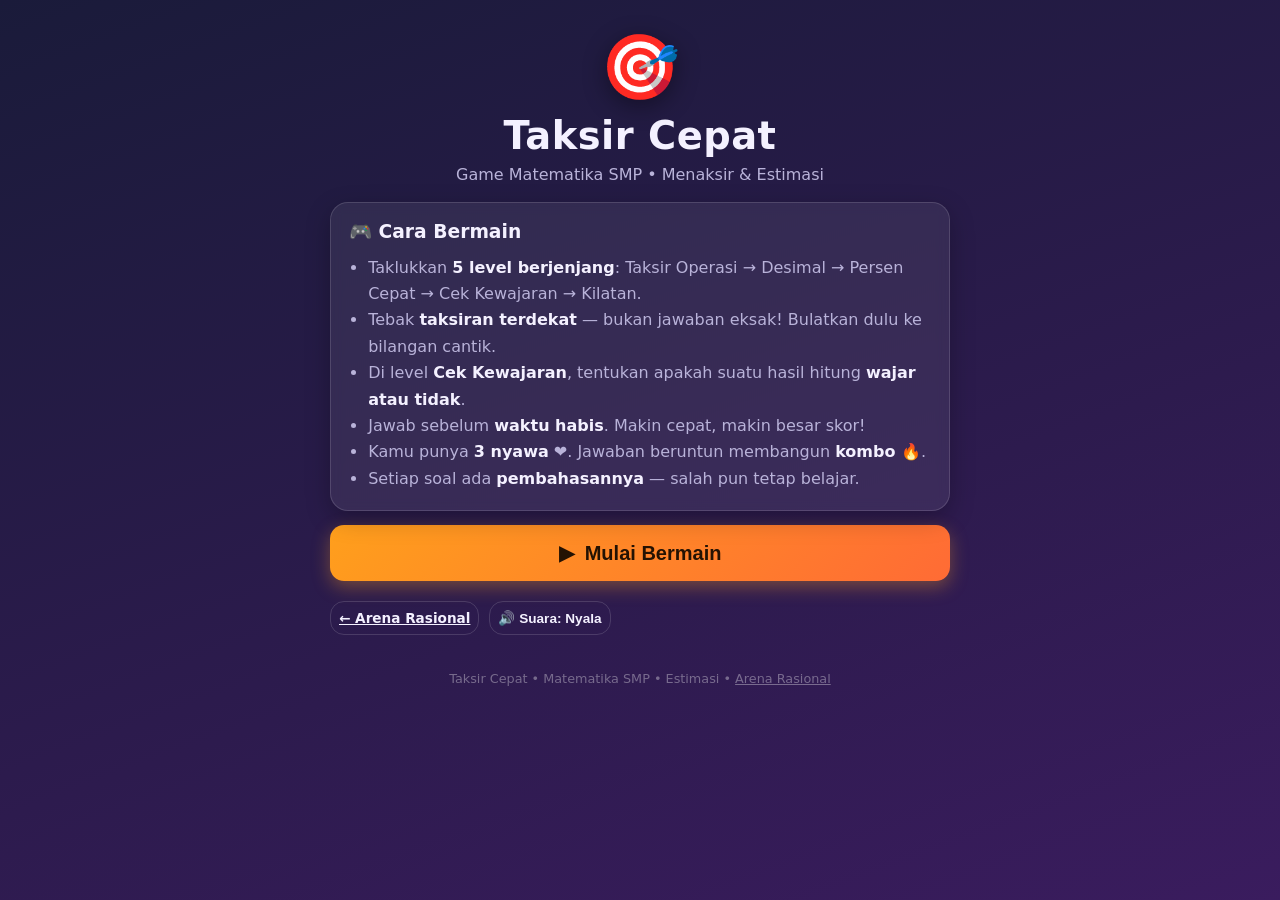
<file: taksir-cepat/index.html>
<!DOCTYPE html>
<html lang="id">
<head>
<meta charset="UTF-8">
<meta name="viewport" content="width=device-width, initial-scale=1.0, maximum-scale=1.0, user-scalable=no">
<meta name="theme-color" content="#1a1b3a">
<title>Taksir Cepat — Game Matematika SMP</title>
<meta name="description" content="Game matematika SMP: menaksir hasil operasi, persen, dan cek kewajaran jawaban dalam 5 level berjenjang.">
<link rel="stylesheet" href="css/style.css">
</head>
<body>
<div id="app">

  <!-- ===== LAYAR UTAMA ===== -->
  <section id="screen-start" class="screen active">
    <div class="hero">
      <div class="logo">🎯</div>
      <h1>Taksir Cepat</h1>
      <p class="subtitle">Game Matematika SMP &bull; Menaksir &amp; Estimasi</p>
    </div>
    <div class="card howto">
      <h3>🎮 Cara Bermain</h3>
      <ul>
        <li>Taklukkan <b>5 level berjenjang</b>: Taksir Operasi → Desimal → Persen Cepat → Cek Kewajaran → Kilatan.</li>
        <li>Tebak <b>taksiran terdekat</b> — bukan jawaban eksak! Bulatkan dulu ke bilangan cantik.</li>
        <li>Di level <b>Cek Kewajaran</b>, tentukan apakah suatu hasil hitung <b>wajar atau tidak</b>.</li>
        <li>Jawab sebelum <b>waktu habis</b>. Makin cepat, makin besar skor!</li>
        <li>Kamu punya <b>3 nyawa</b> ❤️. Jawaban beruntun membangun <b>kombo 🔥</b>.</li>
        <li>Setiap soal ada <b>pembahasannya</b> — salah pun tetap belajar.</li>
      </ul>
    </div>
    <button id="btn-start" class="btn btn-primary btn-big">▶&nbsp; Mulai Bermain</button>
    <div class="btn-row">
      <a class="btn btn-ghost btn-small" href="../">← Arena Rasional</a>
      <button id="btn-mute" class="btn btn-ghost btn-small">🔊 Suara: Nyala</button>
    </div>
  </section>

  <!-- ===== PILIH LEVEL ===== -->
  <section id="screen-levels" class="screen">
    <h2>🗺️ Pilih Level</h2>
    <p class="hint">Selesaikan satu level untuk membuka level berikutnya.</p>
    <div id="level-grid"></div>
    <button id="btn-back-start" class="btn btn-ghost">← Kembali</button>
  </section>

  <!-- ===== ARENA BERMAIN ===== -->
  <section id="screen-game" class="screen">
    <header class="hud">
      <div class="hud-item" title="Level">🎯 <span id="hud-level">1</span></div>
      <div class="hud-item" title="Nyawa"><span id="hud-lives">❤️❤️❤️</span></div>
      <div class="hud-item" title="Kombo">🔥 <span id="hud-combo">–</span></div>
      <div class="hud-item" title="Skor">⭐ <span id="hud-score">0</span></div>
      <button id="btn-quit" class="btn-quit" title="Keluar dari permainan">✕</button>
    </header>
    <div class="timer"><div id="timer-fill"></div></div>
    <div id="q-progress" class="q-progress">Soal 1/8</div>
    <div class="card q-card">
      <p id="q-prompt" class="q-prompt"></p>
      <div id="q-choices" class="choices"></div>
    </div>
    <div id="feedback" class="card feedback hidden">
      <p id="fb-title" class="fb-title"></p>
      <p id="fb-explain" class="fb-explain"></p>
      <button id="btn-next" class="btn btn-primary">Lanjut →</button>
    </div>
  </section>

  <!-- ===== HASIL LEVEL ===== -->
  <section id="screen-result" class="screen">
    <h2 id="res-title">🎉 Level Lolos!</h2>
    <div id="res-stats" class="card stats"></div>
    <div class="btn-row">
      <button id="btn-retry" class="btn">🔄 Ulangi</button>
      <button id="btn-next-level" class="btn btn-primary">Level Berikutnya →</button>
    </div>
    <button id="btn-to-levels" class="btn btn-ghost">🗺️ Pilih Level</button>
  </section>

  <!-- ===== KEMENANGAN ===== -->
  <section id="screen-victory" class="screen">
    <div class="hero">
      <div class="logo">🏆</div>
      <h1>Master Taksir Cepat!</h1>
      <p class="subtitle">Kamu menaklukkan seluruh 5 level. Luar biasa!</p>
    </div>
    <div id="victory-stats" class="card stats"></div>
    <div class="btn-row">
      <button id="btn-again" class="btn btn-primary">🔄 Main Lagi</button>
      <button id="btn-victory-levels" class="btn btn-ghost">🗺️ Pilih Level</button>
    </div>
  </section>

</div>
<footer class="foot">Taksir Cepat &bull; Matematika SMP &bull; Estimasi &bull; <a href="../" style="color:inherit">Arena Rasional</a></footer>

<script src="js/questions.js"></script>
<script src="js/audio.js"></script>
<script src="js/game.js"></script>
</body>
</html>
</file>
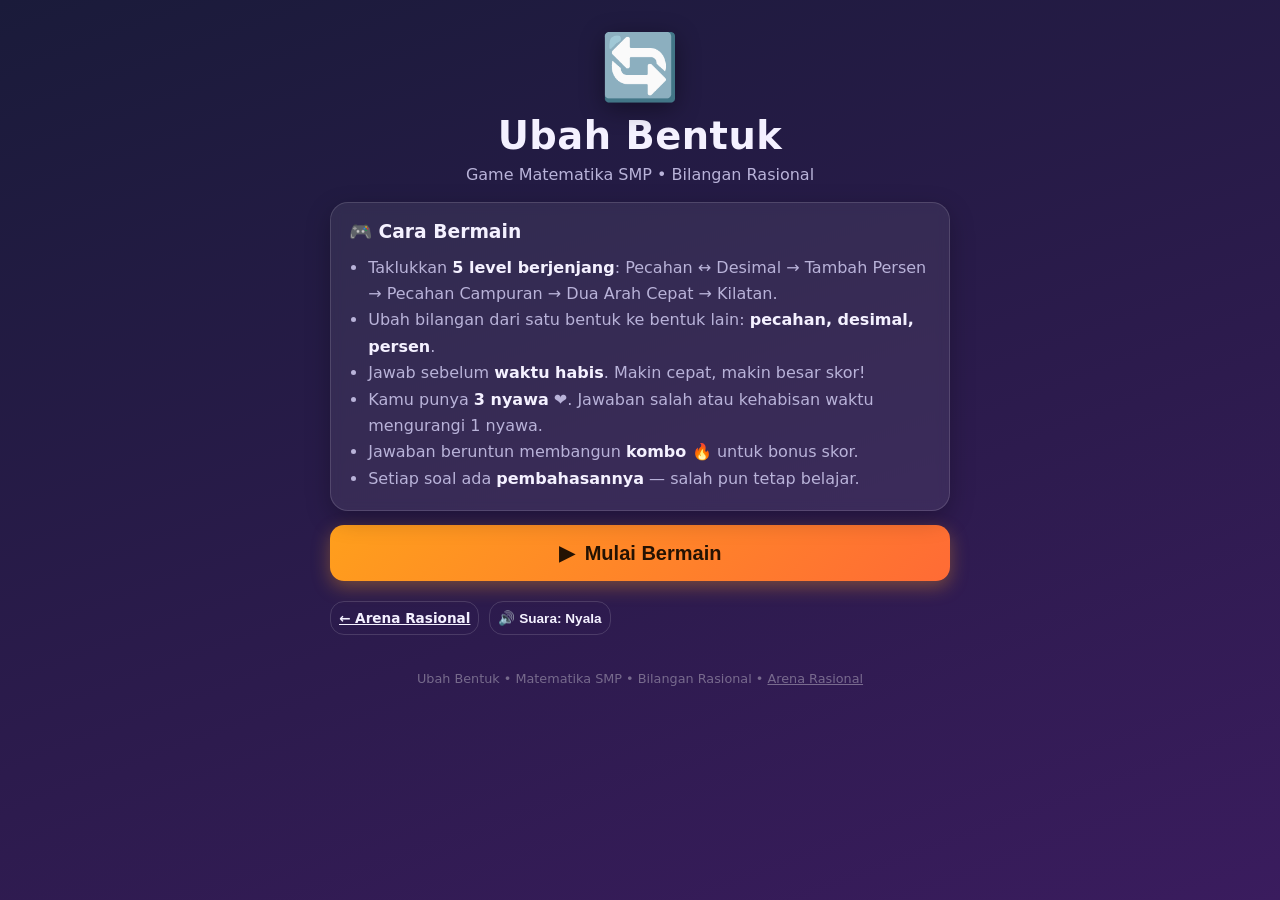
<file: ubah-bentuk/index.html>
<!DOCTYPE html>
<html lang="id">
<head>
<meta charset="UTF-8">
<meta name="viewport" content="width=device-width, initial-scale=1.0, maximum-scale=1.0, user-scalable=no">
<meta name="theme-color" content="#1a1b3a">
<title>Ubah Bentuk — Game Matematika SMP</title>
<meta name="description" content="Game matematika SMP materi Bilangan Rasional: ubah pecahan, desimal & persen dalam 5 level berjenjang.">
<link rel="stylesheet" href="css/style.css">
</head>
<body>
<div id="app">

  <!-- ===== LAYAR UTAMA ===== -->
  <section id="screen-start" class="screen active">
    <div class="hero">
      <div class="logo">🔄</div>
      <h1>Ubah Bentuk</h1>
      <p class="subtitle">Game Matematika SMP &bull; Bilangan Rasional</p>
    </div>
    <div class="card howto">
      <h3>🎮 Cara Bermain</h3>
      <ul>
        <li>Taklukkan <b>5 level berjenjang</b>: Pecahan ↔ Desimal → Tambah Persen → Pecahan Campuran → Dua Arah Cepat → Kilatan.</li>
        <li>Ubah bilangan dari satu bentuk ke bentuk lain: <b>pecahan, desimal, persen</b>.</li>
        <li>Jawab sebelum <b>waktu habis</b>. Makin cepat, makin besar skor!</li>
        <li>Kamu punya <b>3 nyawa</b> ❤️. Jawaban salah atau kehabisan waktu mengurangi 1 nyawa.</li>
        <li>Jawaban beruntun membangun <b>kombo 🔥</b> untuk bonus skor.</li>
        <li>Setiap soal ada <b>pembahasannya</b> — salah pun tetap belajar.</li>
      </ul>
    </div>
    <button id="btn-start" class="btn btn-primary btn-big">▶&nbsp; Mulai Bermain</button>
    <div class="btn-row">
      <a class="btn btn-ghost btn-small" href="../">← Arena Rasional</a>
      <button id="btn-mute" class="btn btn-ghost btn-small">🔊 Suara: Nyala</button>
    </div>
  </section>

  <!-- ===== PILIH LEVEL ===== -->
  <section id="screen-levels" class="screen">
    <h2>🗺️ Pilih Level</h2>
    <p class="hint">Selesaikan satu level untuk membuka level berikutnya.</p>
    <div id="level-grid"></div>
    <button id="btn-back-start" class="btn btn-ghost">← Kembali</button>
  </section>

  <!-- ===== ARENA BERMAIN ===== -->
  <section id="screen-game" class="screen">
    <header class="hud">
      <div class="hud-item" title="Level">🎯 <span id="hud-level">1</span></div>
      <div class="hud-item" title="Nyawa"><span id="hud-lives">❤️❤️❤️</span></div>
      <div class="hud-item" title="Kombo">🔥 <span id="hud-combo">–</span></div>
      <div class="hud-item" title="Skor">⭐ <span id="hud-score">0</span></div>
      <button id="btn-quit" class="btn-quit" title="Keluar dari permainan">✕</button>
    </header>
    <div class="timer"><div id="timer-fill"></div></div>
    <div id="q-progress" class="q-progress">Soal 1/8</div>
    <div class="card q-card">
      <p id="q-prompt" class="q-prompt"></p>
      <div id="q-choices" class="choices"></div>
    </div>
    <div id="feedback" class="card feedback hidden">
      <p id="fb-title" class="fb-title"></p>
      <p id="fb-explain" class="fb-explain"></p>
      <button id="btn-next" class="btn btn-primary">Lanjut →</button>
    </div>
  </section>

  <!-- ===== HASIL LEVEL ===== -->
  <section id="screen-result" class="screen">
    <h2 id="res-title">🎉 Level Lolos!</h2>
    <div id="res-stats" class="card stats"></div>
    <div class="btn-row">
      <button id="btn-retry" class="btn">🔄 Ulangi</button>
      <button id="btn-next-level" class="btn btn-primary">Level Berikutnya →</button>
    </div>
    <button id="btn-to-levels" class="btn btn-ghost">🗺️ Pilih Level</button>
  </section>

  <!-- ===== KEMENANGAN ===== -->
  <section id="screen-victory" class="screen">
    <div class="hero">
      <div class="logo">🏆</div>
      <h1>Master Ubah Bentuk!</h1>
      <p class="subtitle">Kamu menaklukkan seluruh 5 level. Luar biasa!</p>
    </div>
    <div id="victory-stats" class="card stats"></div>
    <div class="btn-row">
      <button id="btn-again" class="btn btn-primary">🔄 Main Lagi</button>
      <button id="btn-victory-levels" class="btn btn-ghost">🗺️ Pilih Level</button>
    </div>
  </section>

</div>
<footer class="foot">Ubah Bentuk &bull; Matematika SMP &bull; Bilangan Rasional &bull; <a href="../" style="color:inherit">Arena Rasional</a></footer>

<script src="js/questions.js"></script>
<script src="js/audio.js"></script>
<script src="js/game.js"></script>
</body>
</html>
</file>
<file: css/style.css>
/* ============ Arena Bilangan Bulat — portal ============ */
:root {
  --bg1: #1a1b3a;
  --bg2: #2d1b4e;
  --card: rgba(255, 255, 255, 0.07);
  --card-border: rgba(255, 255, 255, 0.14);
  --accent: #ffd166;
  --accent2: #06d6a0;
  --text: #f4f1ff;
  --muted: #b9b3d9;
  --radius: 18px;
}

* { box-sizing: border-box; -webkit-tap-highlight-color: transparent; }

body {
  margin: 0;
  min-height: 100vh;
  font-family: 'Segoe UI', system-ui, -apple-system, sans-serif;
  color: var(--text);
  background: linear-gradient(160deg, var(--bg1), var(--bg2) 60%, #3a1c5e);
  background-attachment: fixed;
  display: flex;
  flex-direction: column;
  align-items: center;
  padding: 28px 16px 48px;
}

#app { width: 100%; max-width: 860px; }

.hero { text-align: center; margin-bottom: 26px; animation: fadeUp .4s ease; }
.logo { font-size: 4.2rem; filter: drop-shadow(0 6px 12px rgba(0,0,0,.4)); }
.hero h1 { font-size: 2.6rem; margin: 0.25em 0 0.1em; letter-spacing: 0.5px; }
.subtitle { color: var(--muted); margin: 0.2em 0; font-size: 1.05rem; }
.tp { color: rgba(255,255,255,.55); font-size: 0.88rem; max-width: 560px; margin: 0.6em auto 0; line-height: 1.5; }

@keyframes fadeUp {
  from { opacity: 0; transform: translateY(14px); }
  to   { opacity: 1; transform: translateY(0); }
}

.grid {
  display: grid;
  grid-template-columns: repeat(auto-fit, minmax(340px, 1fr));
  gap: 16px;
}

.game-card {
  display: flex;
  align-items: center;
  gap: 14px;
  background: var(--card);
  border: 1px solid var(--card-border);
  border-radius: var(--radius);
  padding: 18px;
  color: var(--text);
  text-decoration: none;
  backdrop-filter: blur(6px);
  box-shadow: 0 8px 24px rgba(0, 0, 0, 0.25);
  transition: transform 0.14s ease, border-color 0.14s ease, box-shadow 0.14s ease;
  animation: fadeUp .4s ease;
}
.game-card:hover {
  transform: translateY(-4px);
  border-color: var(--accent);
  box-shadow: 0 12px 30px rgba(0, 0, 0, 0.35);
}
.gc-icon { font-size: 3rem; flex-shrink: 0; }
.gc-body { flex: 1; min-width: 0; }
.gc-body h2 { margin: 0 0 6px; font-size: 1.25rem; }
.gc-body p { margin: 0 0 10px; color: var(--muted); font-size: 0.93rem; line-height: 1.5; }
.gc-meta { display: flex; align-items: center; gap: 10px; }
.tp-tag {
  font-size: 0.75rem;
  font-weight: 800;
  background: rgba(6, 214, 160, 0.18);
  color: var(--accent2);
  border: 1px solid rgba(6, 214, 160, 0.4);
  padding: 3px 10px;
  border-radius: 99px;
}
.stars { color: var(--accent); font-size: 1.05rem; letter-spacing: 2px; }
.gc-go {
  flex-shrink: 0;
  font-weight: 800;
  color: var(--accent);
  font-size: 0.95rem;
  white-space: nowrap;
}

.foot {
  margin-top: 34px;
  color: rgba(255, 255, 255, 0.35);
  font-size: 0.8rem;
  text-align: center;
}

@media (max-width: 480px) {
  .hero h1 { font-size: 2rem; }
  .grid { grid-template-columns: 1fr; }
  .gc-icon { font-size: 2.4rem; }
}

/* --- Arena Rasional: seksi TP & kartu segera hadir --- */
.tp-section { max-width: 1100px; margin: 0 auto 2.5rem; padding: 0 1rem; }
.tp-title { color: #fff; font-size: 1.5rem; margin: 0 0 0.4rem; display: flex; align-items: center; gap: 0.6rem; }
.tp-desc { color: #b9bce8; max-width: 70ch; margin: 0 0 1.2rem; line-height: 1.6; }
.game-card.soon { opacity: 0.62; filter: grayscale(0.5); cursor: default; }
.game-card.soon:hover { transform: none; box-shadow: none; }
.soon-badge { display: inline-block; background: #3a3d6e; color: #cfd2ff; font-size: 0.8rem; padding: 0.2rem 0.7rem; border-radius: 999px; }
</file>
<file: banding-rasional/css/style.css>
/* ============ Urutkan Kilat — tampilan ============ */
:root {
  --bg1: #1a1b3a;
  --bg2: #2d1b4e;
  --card: rgba(255, 255, 255, 0.07);
  --card-border: rgba(255, 255, 255, 0.14);
  --accent: #ffd166;
  --accent2: #06d6a0;
  --danger: #ef476f;
  --text: #f4f1ff;
  --muted: #b9b3d9;
  --radius: 18px;
}

* { box-sizing: border-box; -webkit-tap-highlight-color: transparent; }

body {
  margin: 0;
  min-height: 100vh;
  font-family: 'Segoe UI', system-ui, -apple-system, sans-serif;
  color: var(--text);
  background: linear-gradient(160deg, var(--bg1), var(--bg2) 60%, #3a1c5e);
  background-attachment: fixed;
  display: flex;
  flex-direction: column;
  align-items: center;
  padding: 20px 14px 40px;
}

#app { width: 100%; max-width: 680px; }

.screen { display: none; animation: fadeUp 0.35s ease; }
.screen.active { display: block; }

@keyframes fadeUp {
  from { opacity: 0; transform: translateY(14px); }
  to   { opacity: 1; transform: translateY(0); }
}

h1 { font-size: 2.3rem; margin: 0.2em 0; letter-spacing: 0.5px; }
h2 { font-size: 1.6rem; margin: 0.4em 0; text-align: center; }
h3 { margin: 0 0 0.6em; }

.hero { text-align: center; margin: 10px 0 18px; }
.logo { font-size: 4rem; filter: drop-shadow(0 6px 12px rgba(0,0,0,.4)); }
.subtitle { color: var(--muted); margin: 0.2em 0 0; }

.card {
  background: var(--card);
  border: 1px solid var(--card-border);
  border-radius: var(--radius);
  padding: 18px;
  margin: 14px 0;
  backdrop-filter: blur(6px);
  box-shadow: 0 8px 24px rgba(0, 0, 0, 0.25);
}

.howto ul { margin: 0; padding-left: 1.2em; color: var(--muted); line-height: 1.65; }
.howto b { color: var(--text); }

/* ---------- tombol ---------- */
.btn {
  display: block;
  width: 100%;
  margin: 10px 0;
  padding: 14px 18px;
  font-size: 1.05rem;
  font-weight: 700;
  color: var(--text);
  background: rgba(255, 255, 255, 0.1);
  border: 1px solid var(--card-border);
  border-radius: 14px;
  cursor: pointer;
  transition: transform 0.12s ease, box-shadow 0.12s ease, background 0.12s ease, opacity 0.15s ease;
  font-family: inherit;
}
.btn:hover:not(:disabled) { background: rgba(255, 255, 255, 0.16); }
.btn:active:not(:disabled) { transform: scale(0.97); }
.btn:disabled { opacity: 0.4; cursor: not-allowed; }

.btn-primary {
  background: linear-gradient(135deg, #ff9f1c, #ff6b35);
  border: none;
  color: #241203;
  box-shadow: 0 6px 18px rgba(255, 159, 28, 0.35);
}
.btn-primary:hover:not(:disabled) { background: linear-gradient(135deg, #ffab3d, #ff7d4d); }
.btn-primary:disabled { box-shadow: none; }

.btn-big { font-size: 1.25rem; padding: 16px; }
.btn-small { font-size: 0.85rem; padding: 8px; width: auto; margin: 10px auto; display: block; }
.btn-ghost { background: transparent; }
.btn-row { display: flex; gap: 10px; }
.btn-row .btn { margin: 10px 0; }

/* ---------- pilih level ---------- */
.hint { text-align: center; color: var(--muted); margin-top: 0; }
#level-grid { display: grid; gap: 12px; margin: 14px 0; }

.level-card {
  text-align: left;
  background: var(--card);
  border: 1px solid var(--card-border);
  border-radius: var(--radius);
  padding: 16px;
  color: var(--text);
  cursor: pointer;
  transition: transform 0.12s ease, border-color 0.12s ease;
  font-family: inherit;
  width: 100%;
}
.level-card:not(.locked):hover { border-color: var(--accent); transform: translateY(-2px); }
.level-card.locked { opacity: 0.45; cursor: not-allowed; }
.lv-icon { font-size: 2rem; }
.lv-name { font-weight: 800; font-size: 1.1rem; margin-top: 6px; }
.lv-desc { color: var(--muted); font-size: 0.92rem; margin-top: 2px; }
.lv-best { color: var(--accent); font-size: 0.9rem; margin-top: 6px; font-weight: 700; }
.lv-lock { font-size: 0.85rem; color: var(--muted); margin-top: 6px; }

/* ---------- HUD ---------- */
.hud {
  display: flex;
  justify-content: space-between;
  align-items: center;
  gap: 6px;
  background: var(--card);
  border: 1px solid var(--card-border);
  border-radius: 14px;
  padding: 10px 14px;
  font-weight: 700;
  font-size: 0.95rem;
  flex-wrap: wrap;
}
.hud-item { white-space: nowrap; }

.timer {
  height: 10px;
  background: rgba(255, 255, 255, 0.12);
  border-radius: 99px;
  margin: 12px 0 4px;
  overflow: hidden;
}
#timer-fill {
  height: 100%;
  width: 100%;
  border-radius: 99px;
  background: linear-gradient(90deg, var(--accent2), #7bf1c8);
  transition: width 0.1s linear;
}
#timer-fill.danger { background: linear-gradient(90deg, var(--danger), #ff8fa3); }
.q-progress { text-align: center; color: var(--muted); font-size: 0.9rem; margin: 6px 0; }

/* ---------- persamaan & slot ---------- */
.eq-hint { text-align: center; color: var(--muted); font-size: 0.85rem; margin: 0 0 12px; }
.equation {
  display: flex;
  align-items: center;
  justify-content: center;
  flex-wrap: wrap;
  gap: 8px;
  font-size: 1.7rem;
  font-weight: 800;
  min-height: 76px;
}
.eq-op, .eq-paren, .eq-eq, .eq-target { padding: 0 2px; }
.eq-target { color: var(--accent); }
.eq-eq { color: var(--muted); }

.slot {
  min-width: 64px;
  min-height: 64px;
  padding: 6px 10px;
  border: 3px dashed rgba(255, 255, 255, 0.35);
  border-radius: 14px;
  background: rgba(255, 255, 255, 0.04);
  color: var(--text);
  font-size: 1.5rem;
  font-weight: 800;
  font-family: inherit;
  cursor: pointer;
  transition: border-color 0.15s ease, background 0.15s ease, transform 0.1s ease;
  display: inline-flex;
  align-items: center;
  justify-content: center;
}
.slot:hover { border-color: var(--accent); }
.slot.filled {
  border-style: solid;
  border-color: var(--accent2);
  background: rgba(6, 214, 160, 0.14);
  animation: pop 0.25s ease;
}
.slot.opslot.filled { border-color: #4cc9f0; background: rgba(76, 201, 240, 0.14); }
.slot.aim { border-color: var(--accent); background: rgba(255, 209, 102, 0.12); }

@keyframes pop {
  0% { transform: scale(1); }
  50% { transform: scale(1.12); }
  100% { transform: scale(1); }
}

/* ---------- kartu tangan ---------- */
.hand-title { margin: 0 0 10px; color: var(--muted); font-size: 0.9rem; }
.hand {
  display: flex;
  flex-wrap: wrap;
  gap: 10px;
  justify-content: center;
  min-height: 70px;
}
.playing-card {
  min-width: 62px;
  min-height: 62px;
  padding: 8px 12px;
  font-size: 1.35rem;
  font-weight: 800;
  font-family: inherit;
  color: #241203;
  background: linear-gradient(160deg, #ffe8b3, #ffd166);
  border: none;
  border-radius: 12px;
  cursor: pointer;
  box-shadow: 0 4px 10px rgba(0, 0, 0, 0.3);
  transition: transform 0.12s ease, box-shadow 0.12s ease;
}
.playing-card:hover { transform: translateY(-3px); }
.playing-card.selected {
  outline: 3px solid #fff;
  box-shadow: 0 0 0 3px var(--accent), 0 6px 16px rgba(255, 209, 102, 0.5);
  transform: translateY(-4px);
}
.playing-card.opcard {
  background: linear-gradient(160deg, #aee7ff, #4cc9f0);
  color: #0b2a3a;
}
.hand-empty { color: var(--muted); font-size: 0.9rem; }

/* ---------- umpan balik ---------- */
.feedback.hidden { display: none; }
.fb-title { font-size: 1.3rem; font-weight: 800; margin: 0 0 8px; }
.fb-title.ok { color: var(--accent2); }
.fb-title.bad { color: var(--danger); }
.fb-explain { color: var(--muted); line-height: 1.6; margin: 0 0 12px; }
.fb-explain b { color: var(--text); }

/* ---------- hasil ---------- */
.stats { text-align: center; }
.stat-big { font-size: 2.6rem; font-weight: 800; color: var(--accent); margin: 6px 0; }
.stat-row { display: flex; justify-content: space-between; padding: 8px 4px;
            border-top: 1px solid rgba(255,255,255,.1); color: var(--muted); }
.stat-row b { color: var(--text); }
.stat-note { color: var(--muted); font-size: 0.9rem; margin-top: 10px; }

.foot {
  margin-top: 26px;
  color: rgba(255, 255, 255, 0.35);
  font-size: 0.8rem;
  text-align: center;
}

@media (max-width: 480px) {
  h1 { font-size: 1.9rem; }
  .equation { font-size: 1.35rem; gap: 6px; }
  .slot { min-width: 54px; min-height: 54px; font-size: 1.2rem; }
  .playing-card { min-width: 54px; min-height: 54px; font-size: 1.15rem; }
  .hud { font-size: 0.85rem; }
}

/* ---------- tambahan Urutkan Kilat ---------- */
.slots {
  display: flex; flex-wrap: wrap; gap: 8px; justify-content: center;
  margin: 12px 0; padding: 12px;
  background: rgba(0,0,0,.2); border-radius: 14px;
  border: 1px dashed rgba(255,255,255,.2);
}
.slot.wrongmark { border-color: var(--danger); background: rgba(239,71,111,.18); }
.back-link { text-align: center; margin-top: 6px; }
.back-link a { color: var(--muted); font-size: 0.9rem; text-decoration: none; }
.back-link a:hover { color: var(--accent); }

/* --- tombol keluar (✕) di tengah permainan --- */
.btn-quit { background: rgba(255,255,255,.08); border: 1px solid rgba(255,255,255,.25);
  color: #fff; border-radius: .5rem; padding: .25rem .6rem; font-size: .95rem;
  cursor: pointer; line-height: 1; flex: 0 0 auto; }
.btn-quit:hover { background: rgba(255,80,80,.3); }
</file>
<file: bedah-rasio/css/style.css>
/* ============ Rasio Rush — tampilan ============ */
:root {
  --bg1: #1a1b3a;
  --bg2: #2d1b4e;
  --card: rgba(255, 255, 255, 0.07);
  --card-border: rgba(255, 255, 255, 0.14);
  --accent: #ffd166;
  --accent2: #06d6a0;
  --danger: #ef476f;
  --text: #f4f1ff;
  --muted: #b9b3d9;
  --radius: 18px;
}

* { box-sizing: border-box; -webkit-tap-highlight-color: transparent; }

body {
  margin: 0;
  min-height: 100vh;
  font-family: 'Segoe UI', system-ui, -apple-system, sans-serif;
  color: var(--text);
  background: linear-gradient(160deg, var(--bg1), var(--bg2) 60%, #3a1c5e);
  background-attachment: fixed;
  display: flex;
  flex-direction: column;
  align-items: center;
  padding: 20px 14px 40px;
}

#app { width: 100%; max-width: 620px; }

.screen { display: none; animation: fadeUp 0.35s ease; }
.screen.active { display: block; }

@keyframes fadeUp {
  from { opacity: 0; transform: translateY(14px); }
  to   { opacity: 1; transform: translateY(0); }
}

h1 { font-size: 2.4rem; margin: 0.2em 0; letter-spacing: 0.5px; }
h2 { font-size: 1.6rem; margin: 0.4em 0; text-align: center; }
h3 { margin: 0 0 0.6em; }

.hero { text-align: center; margin: 10px 0 18px; }
.logo { font-size: 4rem; filter: drop-shadow(0 6px 12px rgba(0,0,0,.4)); }
.subtitle { color: var(--muted); margin: 0.2em 0 0; }

.card {
  background: var(--card);
  border: 1px solid var(--card-border);
  border-radius: var(--radius);
  padding: 18px;
  margin: 14px 0;
  backdrop-filter: blur(6px);
  box-shadow: 0 8px 24px rgba(0, 0, 0, 0.25);
}

.howto ul { margin: 0; padding-left: 1.2em; color: var(--muted); line-height: 1.65; }
.howto b { color: var(--text); }

/* ---------- tombol ---------- */
.btn {
  display: block;
  width: 100%;
  margin: 10px 0;
  padding: 14px 18px;
  font-size: 1.05rem;
  font-weight: 700;
  color: var(--text);
  background: rgba(255, 255, 255, 0.1);
  border: 1px solid var(--card-border);
  border-radius: 14px;
  cursor: pointer;
  transition: transform 0.12s ease, box-shadow 0.12s ease, background 0.12s ease;
}
.btn:hover { background: rgba(255, 255, 255, 0.16); }
.btn:active { transform: scale(0.97); }

.btn-primary {
  background: linear-gradient(135deg, #ff9f1c, #ff6b35);
  border: none;
  color: #241203;
  box-shadow: 0 6px 18px rgba(255, 159, 28, 0.35);
}
.btn-primary:hover { background: linear-gradient(135deg, #ffab3d, #ff7d4d); }

.btn-big { font-size: 1.25rem; padding: 16px; }
.btn-small { font-size: 0.85rem; padding: 8px; width: auto; margin: 10px auto; display: block; }
.btn-ghost { background: transparent; }

.btn-row { display: flex; gap: 10px; }
.btn-row .btn { margin: 10px 0; }

/* ---------- pilih level ---------- */
.hint { text-align: center; color: var(--muted); margin-top: 0; }
#level-grid { display: grid; gap: 12px; margin: 14px 0; }

.level-card {
  text-align: left;
  background: var(--card);
  border: 1px solid var(--card-border);
  border-radius: var(--radius);
  padding: 16px;
  color: var(--text);
  cursor: pointer;
  transition: transform 0.12s ease, border-color 0.12s ease;
  font-family: inherit;
  width: 100%;
}
.level-card:not(.locked):hover { border-color: var(--accent); transform: translateY(-2px); }
.level-card.locked { opacity: 0.45; cursor: not-allowed; }
.lv-icon { font-size: 2rem; }
.lv-name { font-weight: 800; font-size: 1.1rem; margin-top: 6px; }
.lv-desc { color: var(--muted); font-size: 0.92rem; margin-top: 2px; }
.lv-best { color: var(--accent); font-size: 0.9rem; margin-top: 6px; font-weight: 700; }
.lv-lock { font-size: 0.85rem; color: var(--muted); margin-top: 6px; }

/* ---------- HUD & soal ---------- */
.hud {
  display: flex;
  justify-content: space-between;
  align-items: center;
  gap: 6px;
  background: var(--card);
  border: 1px solid var(--card-border);
  border-radius: 14px;
  padding: 10px 14px;
  font-weight: 700;
  font-size: 0.95rem;
  flex-wrap: wrap;
}
.hud-item { white-space: nowrap; }

.timer {
  height: 10px;
  background: rgba(255, 255, 255, 0.12);
  border-radius: 99px;
  margin: 12px 0 4px;
  overflow: hidden;
}
#timer-fill {
  height: 100%;
  width: 100%;
  border-radius: 99px;
  background: linear-gradient(90deg, var(--accent2), #7bf1c8);
  transition: width 0.1s linear;
}
#timer-fill.danger { background: linear-gradient(90deg, var(--danger), #ff8fa3); }

.q-progress { text-align: center; color: var(--muted); font-size: 0.9rem; margin: 6px 0; }
.q-prompt { font-size: 1.25rem; line-height: 1.6; margin: 4px 0 14px; }
.q-prompt b { color: var(--accent); }

.choices { display: grid; gap: 10px; }
.choice {
  padding: 14px;
  font-size: 1.1rem;
  font-weight: 700;
  color: var(--text);
  background: rgba(255, 255, 255, 0.08);
  border: 2px solid rgba(255, 255, 255, 0.16);
  border-radius: 14px;
  cursor: pointer;
  transition: transform 0.1s ease, border-color 0.15s ease, background 0.15s ease;
  font-family: inherit;
}
.choice:hover:not(:disabled) { border-color: var(--accent); transform: translateY(-1px); }
.choice:disabled { cursor: default; opacity: 0.75; }
.choice.correct {
  background: rgba(6, 214, 160, 0.25);
  border-color: var(--accent2);
  opacity: 1;
  animation: pop 0.3s ease;
}
.choice.wrong {
  background: rgba(239, 71, 111, 0.25);
  border-color: var(--danger);
  opacity: 1;
  animation: shake 0.35s ease;
}

@keyframes pop {
  0% { transform: scale(1); }
  50% { transform: scale(1.05); }
  100% { transform: scale(1); }
}
@keyframes shake {
  0%, 100% { transform: translateX(0); }
  25% { transform: translateX(-7px); }
  75% { transform: translateX(7px); }
}

/* ---------- umpan balik ---------- */
.feedback.hidden { display: none; }
.fb-title { font-size: 1.3rem; font-weight: 800; margin: 0 0 8px; }
.fb-title.ok { color: var(--accent2); }
.fb-title.bad { color: var(--danger); }
.fb-explain { color: var(--muted); line-height: 1.6; margin: 0 0 12px; }
.fb-explain b { color: var(--text); }

/* ---------- hasil ---------- */
.stats { text-align: center; }
.stat-big { font-size: 2.6rem; font-weight: 800; color: var(--accent); margin: 6px 0; }
.stat-row { display: flex; justify-content: space-between; padding: 8px 4px;
            border-top: 1px solid rgba(255,255,255,.1); color: var(--muted); }
.stat-row b { color: var(--text); }
.stat-note { color: var(--muted); font-size: 0.9rem; margin-top: 10px; }

.foot {
  margin-top: 26px;
  color: rgba(255, 255, 255, 0.35);
  font-size: 0.8rem;
  text-align: center;
}

@media (max-width: 420px) {
  h1 { font-size: 2rem; }
  .q-prompt { font-size: 1.1rem; }
  .choice { font-size: 1rem; padding: 12px; }
  .hud { font-size: 0.85rem; }
}

/* --- Bedah Rasio --- */
.mode-grid { display: grid; grid-template-columns: repeat(auto-fit, minmax(260px, 1fr)); gap: 1rem; max-width: 900px; margin: 1.2rem auto; }
.mode-card { background: rgba(255,255,255,.06); border: 1px solid rgba(255,255,255,.12); border-radius: 1rem; padding: 1.2rem; text-align: center; }
.mode-card .btn-big { width: 100%; }
.mode-desc { color: #b9bce8; font-size: .95rem; line-height: 1.6; margin: .8rem 0; }
.mode-card .stars { font-size: 1.3rem; margin-bottom: .6rem; }
.konsep { text-align: left; margin-top: .6rem; background: rgba(0,0,0,.25); border-radius: .6rem; padding: .6rem .8rem; }
.konsep summary { cursor: pointer; color: #ffd166; font-weight: 700; }
.konsep div { margin-top: .5rem; color: #dfe1ff; line-height: 1.7; font-size: .95rem; }
.p-context { color: #ffd166; margin: 0 0 .8rem; font-size: 1.15rem; }
.pair-box { background: rgba(255,255,255,.05); border: 1px solid rgba(255,255,255,.14); border-radius: .7rem; padding: .7rem; margin-bottom: .6rem; }
.pair-title { font-size: .8rem; color: #9a9ed6; text-transform: uppercase; letter-spacing: .05em; }
.pair-vals { font-size: 1.1rem; font-weight: 700; color: #fff; margin-top: .2rem; }
.q-ask { font-weight: 700; color: #fff; margin: 1rem 0 .6rem; font-size: 1.05rem; }
.vs-row { display: flex; align-items: stretch; gap: .6rem; margin-bottom: .4rem; }
.ratio-card { flex: 1; background: rgba(255,255,255,.05); border: 1px solid rgba(255,255,255,.14); border-radius: .7rem; padding: .8rem .5rem; text-align: center; }
.ratio-big { font-size: 1.6rem; font-weight: 800; color: #7bf1a8; }
.ratio-desc { font-size: .85rem; color: #b9bce8; margin-top: .3rem; line-height: 1.5; }
.vs { display: flex; align-items: center; font-weight: 800; color: #ff8fa3; }
.back-link { text-align: center; margin-top: 1rem; }
.back-link a { color: #9a9ed6; }
</file>
<file: dompet-pintar/css/style.css>
/* ============ Rasio Rush — tampilan ============ */
:root {
  --bg1: #1a1b3a;
  --bg2: #2d1b4e;
  --card: rgba(255, 255, 255, 0.07);
  --card-border: rgba(255, 255, 255, 0.14);
  --accent: #ffd166;
  --accent2: #06d6a0;
  --danger: #ef476f;
  --text: #f4f1ff;
  --muted: #b9b3d9;
  --radius: 18px;
}

* { box-sizing: border-box; -webkit-tap-highlight-color: transparent; }

body {
  margin: 0;
  min-height: 100vh;
  font-family: 'Segoe UI', system-ui, -apple-system, sans-serif;
  color: var(--text);
  background: linear-gradient(160deg, var(--bg1), var(--bg2) 60%, #3a1c5e);
  background-attachment: fixed;
  display: flex;
  flex-direction: column;
  align-items: center;
  padding: 20px 14px 40px;
}

#app { width: 100%; max-width: 620px; }

.screen { display: none; animation: fadeUp 0.35s ease; }
.screen.active { display: block; }

@keyframes fadeUp {
  from { opacity: 0; transform: translateY(14px); }
  to   { opacity: 1; transform: translateY(0); }
}

h1 { font-size: 2.4rem; margin: 0.2em 0; letter-spacing: 0.5px; }
h2 { font-size: 1.6rem; margin: 0.4em 0; text-align: center; }
h3 { margin: 0 0 0.6em; }

.hero { text-align: center; margin: 10px 0 18px; }
.logo { font-size: 4rem; filter: drop-shadow(0 6px 12px rgba(0,0,0,.4)); }
.subtitle { color: var(--muted); margin: 0.2em 0 0; }

.card {
  background: var(--card);
  border: 1px solid var(--card-border);
  border-radius: var(--radius);
  padding: 18px;
  margin: 14px 0;
  backdrop-filter: blur(6px);
  box-shadow: 0 8px 24px rgba(0, 0, 0, 0.25);
}

.howto ul { margin: 0; padding-left: 1.2em; color: var(--muted); line-height: 1.65; }
.howto b { color: var(--text); }

/* ---------- tombol ---------- */
.btn {
  display: block;
  width: 100%;
  margin: 10px 0;
  padding: 14px 18px;
  font-size: 1.05rem;
  font-weight: 700;
  color: var(--text);
  background: rgba(255, 255, 255, 0.1);
  border: 1px solid var(--card-border);
  border-radius: 14px;
  cursor: pointer;
  transition: transform 0.12s ease, box-shadow 0.12s ease, background 0.12s ease;
}
.btn:hover { background: rgba(255, 255, 255, 0.16); }
.btn:active { transform: scale(0.97); }

.btn-primary {
  background: linear-gradient(135deg, #ff9f1c, #ff6b35);
  border: none;
  color: #241203;
  box-shadow: 0 6px 18px rgba(255, 159, 28, 0.35);
}
.btn-primary:hover { background: linear-gradient(135deg, #ffab3d, #ff7d4d); }

.btn-big { font-size: 1.25rem; padding: 16px; }
.btn-small { font-size: 0.85rem; padding: 8px; width: auto; margin: 10px auto; display: block; }
.btn-ghost { background: transparent; }

.btn-row { display: flex; gap: 10px; }
.btn-row .btn { margin: 10px 0; }

/* ---------- pilih level ---------- */
.hint { text-align: center; color: var(--muted); margin-top: 0; }
#level-grid { display: grid; gap: 12px; margin: 14px 0; }

.level-card {
  text-align: left;
  background: var(--card);
  border: 1px solid var(--card-border);
  border-radius: var(--radius);
  padding: 16px;
  color: var(--text);
  cursor: pointer;
  transition: transform 0.12s ease, border-color 0.12s ease;
  font-family: inherit;
  width: 100%;
}
.level-card:not(.locked):hover { border-color: var(--accent); transform: translateY(-2px); }
.level-card.locked { opacity: 0.45; cursor: not-allowed; }
.lv-icon { font-size: 2rem; }
.lv-name { font-weight: 800; font-size: 1.1rem; margin-top: 6px; }
.lv-desc { color: var(--muted); font-size: 0.92rem; margin-top: 2px; }
.lv-best { color: var(--accent); font-size: 0.9rem; margin-top: 6px; font-weight: 700; }
.lv-lock { font-size: 0.85rem; color: var(--muted); margin-top: 6px; }

/* ---------- HUD & soal ---------- */
.hud {
  display: flex;
  justify-content: space-between;
  align-items: center;
  gap: 6px;
  background: var(--card);
  border: 1px solid var(--card-border);
  border-radius: 14px;
  padding: 10px 14px;
  font-weight: 700;
  font-size: 0.95rem;
  flex-wrap: wrap;
}
.hud-item { white-space: nowrap; }

.timer {
  height: 10px;
  background: rgba(255, 255, 255, 0.12);
  border-radius: 99px;
  margin: 12px 0 4px;
  overflow: hidden;
}
#timer-fill {
  height: 100%;
  width: 100%;
  border-radius: 99px;
  background: linear-gradient(90deg, var(--accent2), #7bf1c8);
  transition: width 0.1s linear;
}
#timer-fill.danger { background: linear-gradient(90deg, var(--danger), #ff8fa3); }

.q-progress { text-align: center; color: var(--muted); font-size: 0.9rem; margin: 6px 0; }
.q-prompt { font-size: 1.25rem; line-height: 1.6; margin: 4px 0 14px; }
.q-prompt b { color: var(--accent); }

.choices { display: grid; gap: 10px; }
.choice {
  padding: 14px;
  font-size: 1.1rem;
  font-weight: 700;
  color: var(--text);
  background: rgba(255, 255, 255, 0.08);
  border: 2px solid rgba(255, 255, 255, 0.16);
  border-radius: 14px;
  cursor: pointer;
  transition: transform 0.1s ease, border-color 0.15s ease, background 0.15s ease;
  font-family: inherit;
}
.choice:hover:not(:disabled) { border-color: var(--accent); transform: translateY(-1px); }
.choice:disabled { cursor: default; opacity: 0.75; }
.choice.correct {
  background: rgba(6, 214, 160, 0.25);
  border-color: var(--accent2);
  opacity: 1;
  animation: pop 0.3s ease;
}
.choice.wrong {
  background: rgba(239, 71, 111, 0.25);
  border-color: var(--danger);
  opacity: 1;
  animation: shake 0.35s ease;
}

@keyframes pop {
  0% { transform: scale(1); }
  50% { transform: scale(1.05); }
  100% { transform: scale(1); }
}
@keyframes shake {
  0%, 100% { transform: translateX(0); }
  25% { transform: translateX(-7px); }
  75% { transform: translateX(7px); }
}

/* ---------- umpan balik ---------- */
.feedback.hidden { display: none; }
.fb-title { font-size: 1.3rem; font-weight: 800; margin: 0 0 8px; }
.fb-title.ok { color: var(--accent2); }
.fb-title.bad { color: var(--danger); }
.fb-explain { color: var(--muted); line-height: 1.6; margin: 0 0 12px; }
.fb-explain b { color: var(--text); }

/* ---------- hasil ---------- */
.stats { text-align: center; }
.stat-big { font-size: 2.6rem; font-weight: 800; color: var(--accent); margin: 6px 0; }
.stat-row { display: flex; justify-content: space-between; padding: 8px 4px;
            border-top: 1px solid rgba(255,255,255,.1); color: var(--muted); }
.stat-row b { color: var(--text); }
.stat-note { color: var(--muted); font-size: 0.9rem; margin-top: 10px; }

.foot {
  margin-top: 26px;
  color: rgba(255, 255, 255, 0.35);
  font-size: 0.8rem;
  text-align: center;
}

@media (max-width: 420px) {
  h1 { font-size: 2rem; }
  .q-prompt { font-size: 1.1rem; }
  .choice { font-size: 1rem; padding: 12px; }
  .hud { font-size: 0.85rem; }
}

/* --- Dompet Pintar: kotak trik --- */
.hint-box { margin-top: .6rem; background: rgba(255,209,102,.12); border: 1px dashed #ffd166; border-radius: .6rem; padding: .6rem .8rem; font-size: .95rem; color: #ffe9b0; line-height: 1.5; }
#q-hint { margin: .4rem 0; }

/* --- tombol keluar (✕) di tengah permainan --- */
.btn-quit { background: rgba(255,255,255,.08); border: 1px solid rgba(255,255,255,.25);
  color: #fff; border-radius: .5rem; padding: .25rem .6rem; font-size: .95rem;
  cursor: pointer; line-height: 1; flex: 0 0 auto; }
.btn-quit:hover { background: rgba(255,80,80,.3); }
</file>
<file: kartu-persamaan/css/style.css>
/* ============ Kartu Persamaan — tampilan ============ */
:root {
  --bg1: #1a1b3a;
  --bg2: #2d1b4e;
  --card: rgba(255, 255, 255, 0.07);
  --card-border: rgba(255, 255, 255, 0.14);
  --accent: #ffd166;
  --accent2: #06d6a0;
  --danger: #ef476f;
  --text: #f4f1ff;
  --muted: #b9b3d9;
  --radius: 18px;
}

* { box-sizing: border-box; -webkit-tap-highlight-color: transparent; }

body {
  margin: 0;
  min-height: 100vh;
  font-family: 'Segoe UI', system-ui, -apple-system, sans-serif;
  color: var(--text);
  background: linear-gradient(160deg, var(--bg1), var(--bg2) 60%, #3a1c5e);
  background-attachment: fixed;
  display: flex;
  flex-direction: column;
  align-items: center;
  padding: 20px 14px 40px;
}

#app { width: 100%; max-width: 680px; }

.screen { display: none; animation: fadeUp 0.35s ease; }
.screen.active { display: block; }

@keyframes fadeUp {
  from { opacity: 0; transform: translateY(14px); }
  to   { opacity: 1; transform: translateY(0); }
}

h1 { font-size: 2.3rem; margin: 0.2em 0; letter-spacing: 0.5px; }
h2 { font-size: 1.6rem; margin: 0.4em 0; text-align: center; }
h3 { margin: 0 0 0.6em; }

.hero { text-align: center; margin: 10px 0 18px; }
.logo { font-size: 4rem; filter: drop-shadow(0 6px 12px rgba(0,0,0,.4)); }
.subtitle { color: var(--muted); margin: 0.2em 0 0; }

.card {
  background: var(--card);
  border: 1px solid var(--card-border);
  border-radius: var(--radius);
  padding: 18px;
  margin: 14px 0;
  backdrop-filter: blur(6px);
  box-shadow: 0 8px 24px rgba(0, 0, 0, 0.25);
}

.howto ul { margin: 0; padding-left: 1.2em; color: var(--muted); line-height: 1.65; }
.howto b { color: var(--text); }

/* ---------- tombol ---------- */
.btn {
  display: block;
  width: 100%;
  margin: 10px 0;
  padding: 14px 18px;
  font-size: 1.05rem;
  font-weight: 700;
  color: var(--text);
  background: rgba(255, 255, 255, 0.1);
  border: 1px solid var(--card-border);
  border-radius: 14px;
  cursor: pointer;
  transition: transform 0.12s ease, box-shadow 0.12s ease, background 0.12s ease, opacity 0.15s ease;
  font-family: inherit;
}
.btn:hover:not(:disabled) { background: rgba(255, 255, 255, 0.16); }
.btn:active:not(:disabled) { transform: scale(0.97); }
.btn:disabled { opacity: 0.4; cursor: not-allowed; }

.btn-primary {
  background: linear-gradient(135deg, #ff9f1c, #ff6b35);
  border: none;
  color: #241203;
  box-shadow: 0 6px 18px rgba(255, 159, 28, 0.35);
}
.btn-primary:hover:not(:disabled) { background: linear-gradient(135deg, #ffab3d, #ff7d4d); }
.btn-primary:disabled { box-shadow: none; }

.btn-big { font-size: 1.25rem; padding: 16px; }
.btn-small { font-size: 0.85rem; padding: 8px; width: auto; margin: 10px auto; display: block; }
.btn-ghost { background: transparent; }
.btn-row { display: flex; gap: 10px; }
.btn-row .btn { margin: 10px 0; }

/* ---------- pilih level ---------- */
.hint { text-align: center; color: var(--muted); margin-top: 0; }
#level-grid { display: grid; gap: 12px; margin: 14px 0; }

.level-card {
  text-align: left;
  background: var(--card);
  border: 1px solid var(--card-border);
  border-radius: var(--radius);
  padding: 16px;
  color: var(--text);
  cursor: pointer;
  transition: transform 0.12s ease, border-color 0.12s ease;
  font-family: inherit;
  width: 100%;
}
.level-card:not(.locked):hover { border-color: var(--accent); transform: translateY(-2px); }
.level-card.locked { opacity: 0.45; cursor: not-allowed; }
.lv-icon { font-size: 2rem; }
.lv-name { font-weight: 800; font-size: 1.1rem; margin-top: 6px; }
.lv-desc { color: var(--muted); font-size: 0.92rem; margin-top: 2px; }
.lv-best { color: var(--accent); font-size: 0.9rem; margin-top: 6px; font-weight: 700; }
.lv-lock { font-size: 0.85rem; color: var(--muted); margin-top: 6px; }

/* ---------- HUD ---------- */
.hud {
  display: flex;
  justify-content: space-between;
  align-items: center;
  gap: 6px;
  background: var(--card);
  border: 1px solid var(--card-border);
  border-radius: 14px;
  padding: 10px 14px;
  font-weight: 700;
  font-size: 0.95rem;
  flex-wrap: wrap;
}
.hud-item { white-space: nowrap; }

.timer {
  height: 10px;
  background: rgba(255, 255, 255, 0.12);
  border-radius: 99px;
  margin: 12px 0 4px;
  overflow: hidden;
}
#timer-fill {
  height: 100%;
  width: 100%;
  border-radius: 99px;
  background: linear-gradient(90deg, var(--accent2), #7bf1c8);
  transition: width 0.1s linear;
}
#timer-fill.danger { background: linear-gradient(90deg, var(--danger), #ff8fa3); }
.q-progress { text-align: center; color: var(--muted); font-size: 0.9rem; margin: 6px 0; }

/* ---------- persamaan & slot ---------- */
.eq-hint { text-align: center; color: var(--muted); font-size: 0.85rem; margin: 0 0 12px; }
.equation {
  display: flex;
  align-items: center;
  justify-content: center;
  flex-wrap: wrap;
  gap: 8px;
  font-size: 1.7rem;
  font-weight: 800;
  min-height: 76px;
}
.eq-op, .eq-paren, .eq-eq, .eq-target { padding: 0 2px; }
.eq-target { color: var(--accent); }
.eq-eq { color: var(--muted); }

.slot {
  min-width: 64px;
  min-height: 64px;
  padding: 6px 10px;
  border: 3px dashed rgba(255, 255, 255, 0.35);
  border-radius: 14px;
  background: rgba(255, 255, 255, 0.04);
  color: var(--text);
  font-size: 1.5rem;
  font-weight: 800;
  font-family: inherit;
  cursor: pointer;
  transition: border-color 0.15s ease, background 0.15s ease, transform 0.1s ease;
  display: inline-flex;
  align-items: center;
  justify-content: center;
}
.slot:hover { border-color: var(--accent); }
.slot.filled {
  border-style: solid;
  border-color: var(--accent2);
  background: rgba(6, 214, 160, 0.14);
  animation: pop 0.25s ease;
}
.slot.opslot.filled { border-color: #4cc9f0; background: rgba(76, 201, 240, 0.14); }
.slot.aim { border-color: var(--accent); background: rgba(255, 209, 102, 0.12); }

@keyframes pop {
  0% { transform: scale(1); }
  50% { transform: scale(1.12); }
  100% { transform: scale(1); }
}

/* ---------- kartu tangan ---------- */
.hand-title { margin: 0 0 10px; color: var(--muted); font-size: 0.9rem; }
.hand {
  display: flex;
  flex-wrap: wrap;
  gap: 10px;
  justify-content: center;
  min-height: 70px;
}
.playing-card {
  min-width: 62px;
  min-height: 62px;
  padding: 8px 12px;
  font-size: 1.35rem;
  font-weight: 800;
  font-family: inherit;
  color: #241203;
  background: linear-gradient(160deg, #ffe8b3, #ffd166);
  border: none;
  border-radius: 12px;
  cursor: pointer;
  box-shadow: 0 4px 10px rgba(0, 0, 0, 0.3);
  transition: transform 0.12s ease, box-shadow 0.12s ease;
}
.playing-card:hover { transform: translateY(-3px); }
.playing-card.selected {
  outline: 3px solid #fff;
  box-shadow: 0 0 0 3px var(--accent), 0 6px 16px rgba(255, 209, 102, 0.5);
  transform: translateY(-4px);
}
.playing-card.opcard {
  background: linear-gradient(160deg, #aee7ff, #4cc9f0);
  color: #0b2a3a;
}
.hand-empty { color: var(--muted); font-size: 0.9rem; }

/* ---------- umpan balik ---------- */
.feedback.hidden { display: none; }
.fb-title { font-size: 1.3rem; font-weight: 800; margin: 0 0 8px; }
.fb-title.ok { color: var(--accent2); }
.fb-title.bad { color: var(--danger); }
.fb-explain { color: var(--muted); line-height: 1.6; margin: 0 0 12px; }
.fb-explain b { color: var(--text); }

/* ---------- hasil ---------- */
.stats { text-align: center; }
.stat-big { font-size: 2.6rem; font-weight: 800; color: var(--accent); margin: 6px 0; }
.stat-row { display: flex; justify-content: space-between; padding: 8px 4px;
            border-top: 1px solid rgba(255,255,255,.1); color: var(--muted); }
.stat-row b { color: var(--text); }
.stat-note { color: var(--muted); font-size: 0.9rem; margin-top: 10px; }

.foot {
  margin-top: 26px;
  color: rgba(255, 255, 255, 0.35);
  font-size: 0.8rem;
  text-align: center;
}

@media (max-width: 480px) {
  h1 { font-size: 1.9rem; }
  .equation { font-size: 1.35rem; gap: 6px; }
  .slot { min-width: 54px; min-height: 54px; font-size: 1.2rem; }
  .playing-card { min-width: 54px; min-height: 54px; font-size: 1.15rem; }
  .hud { font-size: 0.85rem; }
}

/* --- tombol keluar (✕) di tengah permainan --- */
.btn-quit { background: rgba(255,255,255,.08); border: 1px solid rgba(255,255,255,.25);
  color: #fff; border-radius: .5rem; padding: .25rem .6rem; font-size: .95rem;
  cursor: pointer; line-height: 1; flex: 0 0 auto; }
.btn-quit:hover { background: rgba(255,80,80,.3); }
</file>
<file: laju-perubahan/css/style.css>
/* ============ Rasio Rush — tampilan ============ */
:root {
  --bg1: #1a1b3a;
  --bg2: #2d1b4e;
  --card: rgba(255, 255, 255, 0.07);
  --card-border: rgba(255, 255, 255, 0.14);
  --accent: #ffd166;
  --accent2: #06d6a0;
  --danger: #ef476f;
  --text: #f4f1ff;
  --muted: #b9b3d9;
  --radius: 18px;
}

* { box-sizing: border-box; -webkit-tap-highlight-color: transparent; }

body {
  margin: 0;
  min-height: 100vh;
  font-family: 'Segoe UI', system-ui, -apple-system, sans-serif;
  color: var(--text);
  background: linear-gradient(160deg, var(--bg1), var(--bg2) 60%, #3a1c5e);
  background-attachment: fixed;
  display: flex;
  flex-direction: column;
  align-items: center;
  padding: 20px 14px 40px;
}

#app { width: 100%; max-width: 620px; }

.screen { display: none; animation: fadeUp 0.35s ease; }
.screen.active { display: block; }

@keyframes fadeUp {
  from { opacity: 0; transform: translateY(14px); }
  to   { opacity: 1; transform: translateY(0); }
}

h1 { font-size: 2.4rem; margin: 0.2em 0; letter-spacing: 0.5px; }
h2 { font-size: 1.6rem; margin: 0.4em 0; text-align: center; }
h3 { margin: 0 0 0.6em; }

.hero { text-align: center; margin: 10px 0 18px; }
.logo { font-size: 4rem; filter: drop-shadow(0 6px 12px rgba(0,0,0,.4)); }
.subtitle { color: var(--muted); margin: 0.2em 0 0; }

.card {
  background: var(--card);
  border: 1px solid var(--card-border);
  border-radius: var(--radius);
  padding: 18px;
  margin: 14px 0;
  backdrop-filter: blur(6px);
  box-shadow: 0 8px 24px rgba(0, 0, 0, 0.25);
}

.howto ul { margin: 0; padding-left: 1.2em; color: var(--muted); line-height: 1.65; }
.howto b { color: var(--text); }

/* ---------- tombol ---------- */
.btn {
  display: block;
  width: 100%;
  margin: 10px 0;
  padding: 14px 18px;
  font-size: 1.05rem;
  font-weight: 700;
  color: var(--text);
  background: rgba(255, 255, 255, 0.1);
  border: 1px solid var(--card-border);
  border-radius: 14px;
  cursor: pointer;
  transition: transform 0.12s ease, box-shadow 0.12s ease, background 0.12s ease;
}
.btn:hover { background: rgba(255, 255, 255, 0.16); }
.btn:active { transform: scale(0.97); }

.btn-primary {
  background: linear-gradient(135deg, #ff9f1c, #ff6b35);
  border: none;
  color: #241203;
  box-shadow: 0 6px 18px rgba(255, 159, 28, 0.35);
}
.btn-primary:hover { background: linear-gradient(135deg, #ffab3d, #ff7d4d); }

.btn-big { font-size: 1.25rem; padding: 16px; }
.btn-small { font-size: 0.85rem; padding: 8px; width: auto; margin: 10px auto; display: block; }
.btn-ghost { background: transparent; }

.btn-row { display: flex; gap: 10px; }
.btn-row .btn { margin: 10px 0; }

/* ---------- pilih level ---------- */
.hint { text-align: center; color: var(--muted); margin-top: 0; }
#level-grid { display: grid; gap: 12px; margin: 14px 0; }

.level-card {
  text-align: left;
  background: var(--card);
  border: 1px solid var(--card-border);
  border-radius: var(--radius);
  padding: 16px;
  color: var(--text);
  cursor: pointer;
  transition: transform 0.12s ease, border-color 0.12s ease;
  font-family: inherit;
  width: 100%;
}
.level-card:not(.locked):hover { border-color: var(--accent); transform: translateY(-2px); }
.level-card.locked { opacity: 0.45; cursor: not-allowed; }
.lv-icon { font-size: 2rem; }
.lv-name { font-weight: 800; font-size: 1.1rem; margin-top: 6px; }
.lv-desc { color: var(--muted); font-size: 0.92rem; margin-top: 2px; }
.lv-best { color: var(--accent); font-size: 0.9rem; margin-top: 6px; font-weight: 700; }
.lv-lock { font-size: 0.85rem; color: var(--muted); margin-top: 6px; }

/* ---------- HUD & soal ---------- */
.hud {
  display: flex;
  justify-content: space-between;
  align-items: center;
  gap: 6px;
  background: var(--card);
  border: 1px solid var(--card-border);
  border-radius: 14px;
  padding: 10px 14px;
  font-weight: 700;
  font-size: 0.95rem;
  flex-wrap: wrap;
}
.hud-item { white-space: nowrap; }

.timer {
  height: 10px;
  background: rgba(255, 255, 255, 0.12);
  border-radius: 99px;
  margin: 12px 0 4px;
  overflow: hidden;
}
#timer-fill {
  height: 100%;
  width: 100%;
  border-radius: 99px;
  background: linear-gradient(90deg, var(--accent2), #7bf1c8);
  transition: width 0.1s linear;
}
#timer-fill.danger { background: linear-gradient(90deg, var(--danger), #ff8fa3); }

.q-progress { text-align: center; color: var(--muted); font-size: 0.9rem; margin: 6px 0; }
.q-prompt { font-size: 1.25rem; line-height: 1.6; margin: 4px 0 14px; }
.q-prompt b { color: var(--accent); }

.choices { display: grid; gap: 10px; }
.choice {
  padding: 14px;
  font-size: 1.1rem;
  font-weight: 700;
  color: var(--text);
  background: rgba(255, 255, 255, 0.08);
  border: 2px solid rgba(255, 255, 255, 0.16);
  border-radius: 14px;
  cursor: pointer;
  transition: transform 0.1s ease, border-color 0.15s ease, background 0.15s ease;
  font-family: inherit;
}
.choice:hover:not(:disabled) { border-color: var(--accent); transform: translateY(-1px); }
.choice:disabled { cursor: default; opacity: 0.75; }
.choice.correct {
  background: rgba(6, 214, 160, 0.25);
  border-color: var(--accent2);
  opacity: 1;
  animation: pop 0.3s ease;
}
.choice.wrong {
  background: rgba(239, 71, 111, 0.25);
  border-color: var(--danger);
  opacity: 1;
  animation: shake 0.35s ease;
}

@keyframes pop {
  0% { transform: scale(1); }
  50% { transform: scale(1.05); }
  100% { transform: scale(1); }
}
@keyframes shake {
  0%, 100% { transform: translateX(0); }
  25% { transform: translateX(-7px); }
  75% { transform: translateX(7px); }
}

/* ---------- umpan balik ---------- */
.feedback.hidden { display: none; }
.fb-title { font-size: 1.3rem; font-weight: 800; margin: 0 0 8px; }
.fb-title.ok { color: var(--accent2); }
.fb-title.bad { color: var(--danger); }
.fb-explain { color: var(--muted); line-height: 1.6; margin: 0 0 12px; }
.fb-explain b { color: var(--text); }

/* ---------- hasil ---------- */
.stats { text-align: center; }
.stat-big { font-size: 2.6rem; font-weight: 800; color: var(--accent); margin: 6px 0; }
.stat-row { display: flex; justify-content: space-between; padding: 8px 4px;
            border-top: 1px solid rgba(255,255,255,.1); color: var(--muted); }
.stat-row b { color: var(--text); }
.stat-note { color: var(--muted); font-size: 0.9rem; margin-top: 10px; }

.foot {
  margin-top: 26px;
  color: rgba(255, 255, 255, 0.35);
  font-size: 0.8rem;
  text-align: center;
}

@media (max-width: 420px) {
  h1 { font-size: 2rem; }
  .q-prompt { font-size: 1.1rem; }
  .choice { font-size: 1rem; padding: 12px; }
  .hud { font-size: 0.85rem; }
}

/* --- Laju Perubahan: lintasan balapan --- */
.race-track { position: relative; height: 2.8rem; background: linear-gradient(#3a3f6b, #2a2e52); border: 2px dashed rgba(255,255,255,.25); border-radius: .8rem; margin-bottom: .8rem; overflow: hidden; }
#race-car { position: absolute; left: 0; top: .25rem; font-size: 1.7rem; transition: left .5s ease; }
.race-flag { position: absolute; right: .35rem; top: .4rem; font-size: 1.5rem; }
/* --- tabel & grafik --- */
.mini-table { border-collapse: collapse; margin: .6rem auto; }
.mini-table th, .mini-table td { border: 1px solid rgba(255,255,255,.3); padding: .4rem .7rem; text-align: center; }
.mini-table th { background: rgba(255,255,255,.1); color: #ffd166; }
.grafik { display: block; margin: .6rem auto; max-width: 100%; background: rgba(0,0,0,.25); border-radius: .6rem; }
.grid { stroke: rgba(255,255,255,.12); stroke-width: 1; }
.axis { stroke: rgba(255,255,255,.5); stroke-width: 2; }
.glabel { fill: #b9bce8; font-size: 11px; }
.gline { fill: none; stroke-width: 3; }

/* --- tombol keluar (✕) di tengah permainan --- */
.btn-quit { background: rgba(255,255,255,.08); border: 1px solid rgba(255,255,255,.25);
  color: #fff; border-radius: .5rem; padding: .25rem .6rem; font-size: .95rem;
  cursor: pointer; line-height: 1; flex: 0 0 auto; }
.btn-quit:hover { background: rgba(255,80,80,.3); }
</file>
<file: rasio-rush/css/style.css>
/* ============ Rasio Rush — tampilan ============ */
:root {
  --bg1: #1a1b3a;
  --bg2: #2d1b4e;
  --card: rgba(255, 255, 255, 0.07);
  --card-border: rgba(255, 255, 255, 0.14);
  --accent: #ffd166;
  --accent2: #06d6a0;
  --danger: #ef476f;
  --text: #f4f1ff;
  --muted: #b9b3d9;
  --radius: 18px;
}

* { box-sizing: border-box; -webkit-tap-highlight-color: transparent; }

body {
  margin: 0;
  min-height: 100vh;
  font-family: 'Segoe UI', system-ui, -apple-system, sans-serif;
  color: var(--text);
  background: linear-gradient(160deg, var(--bg1), var(--bg2) 60%, #3a1c5e);
  background-attachment: fixed;
  display: flex;
  flex-direction: column;
  align-items: center;
  padding: 20px 14px 40px;
}

#app { width: 100%; max-width: 620px; }

.screen { display: none; animation: fadeUp 0.35s ease; }
.screen.active { display: block; }

@keyframes fadeUp {
  from { opacity: 0; transform: translateY(14px); }
  to   { opacity: 1; transform: translateY(0); }
}

h1 { font-size: 2.4rem; margin: 0.2em 0; letter-spacing: 0.5px; }
h2 { font-size: 1.6rem; margin: 0.4em 0; text-align: center; }
h3 { margin: 0 0 0.6em; }

.hero { text-align: center; margin: 10px 0 18px; }
.logo { font-size: 4rem; filter: drop-shadow(0 6px 12px rgba(0,0,0,.4)); }
.subtitle { color: var(--muted); margin: 0.2em 0 0; }

.card {
  background: var(--card);
  border: 1px solid var(--card-border);
  border-radius: var(--radius);
  padding: 18px;
  margin: 14px 0;
  backdrop-filter: blur(6px);
  box-shadow: 0 8px 24px rgba(0, 0, 0, 0.25);
}

.howto ul { margin: 0; padding-left: 1.2em; color: var(--muted); line-height: 1.65; }
.howto b { color: var(--text); }

/* ---------- tombol ---------- */
.btn {
  display: block;
  width: 100%;
  margin: 10px 0;
  padding: 14px 18px;
  font-size: 1.05rem;
  font-weight: 700;
  color: var(--text);
  background: rgba(255, 255, 255, 0.1);
  border: 1px solid var(--card-border);
  border-radius: 14px;
  cursor: pointer;
  transition: transform 0.12s ease, box-shadow 0.12s ease, background 0.12s ease;
}
.btn:hover { background: rgba(255, 255, 255, 0.16); }
.btn:active { transform: scale(0.97); }

.btn-primary {
  background: linear-gradient(135deg, #ff9f1c, #ff6b35);
  border: none;
  color: #241203;
  box-shadow: 0 6px 18px rgba(255, 159, 28, 0.35);
}
.btn-primary:hover { background: linear-gradient(135deg, #ffab3d, #ff7d4d); }

.btn-big { font-size: 1.25rem; padding: 16px; }
.btn-small { font-size: 0.85rem; padding: 8px; width: auto; margin: 10px auto; display: block; }
.btn-ghost { background: transparent; }

.btn-row { display: flex; gap: 10px; }
.btn-row .btn { margin: 10px 0; }

/* ---------- pilih level ---------- */
.hint { text-align: center; color: var(--muted); margin-top: 0; }
#level-grid { display: grid; gap: 12px; margin: 14px 0; }

.level-card {
  text-align: left;
  background: var(--card);
  border: 1px solid var(--card-border);
  border-radius: var(--radius);
  padding: 16px;
  color: var(--text);
  cursor: pointer;
  transition: transform 0.12s ease, border-color 0.12s ease;
  font-family: inherit;
  width: 100%;
}
.level-card:not(.locked):hover { border-color: var(--accent); transform: translateY(-2px); }
.level-card.locked { opacity: 0.45; cursor: not-allowed; }
.lv-icon { font-size: 2rem; }
.lv-name { font-weight: 800; font-size: 1.1rem; margin-top: 6px; }
.lv-desc { color: var(--muted); font-size: 0.92rem; margin-top: 2px; }
.lv-best { color: var(--accent); font-size: 0.9rem; margin-top: 6px; font-weight: 700; }
.lv-lock { font-size: 0.85rem; color: var(--muted); margin-top: 6px; }

/* ---------- HUD & soal ---------- */
.hud {
  display: flex;
  justify-content: space-between;
  align-items: center;
  gap: 6px;
  background: var(--card);
  border: 1px solid var(--card-border);
  border-radius: 14px;
  padding: 10px 14px;
  font-weight: 700;
  font-size: 0.95rem;
  flex-wrap: wrap;
}
.hud-item { white-space: nowrap; }

.timer {
  height: 10px;
  background: rgba(255, 255, 255, 0.12);
  border-radius: 99px;
  margin: 12px 0 4px;
  overflow: hidden;
}
#timer-fill {
  height: 100%;
  width: 100%;
  border-radius: 99px;
  background: linear-gradient(90deg, var(--accent2), #7bf1c8);
  transition: width 0.1s linear;
}
#timer-fill.danger { background: linear-gradient(90deg, var(--danger), #ff8fa3); }

.q-progress { text-align: center; color: var(--muted); font-size: 0.9rem; margin: 6px 0; }
.q-prompt { font-size: 1.25rem; line-height: 1.6; margin: 4px 0 14px; }
.q-prompt b { color: var(--accent); }

.choices { display: grid; gap: 10px; }
.choice {
  padding: 14px;
  font-size: 1.1rem;
  font-weight: 700;
  color: var(--text);
  background: rgba(255, 255, 255, 0.08);
  border: 2px solid rgba(255, 255, 255, 0.16);
  border-radius: 14px;
  cursor: pointer;
  transition: transform 0.1s ease, border-color 0.15s ease, background 0.15s ease;
  font-family: inherit;
}
.choice:hover:not(:disabled) { border-color: var(--accent); transform: translateY(-1px); }
.choice:disabled { cursor: default; opacity: 0.75; }
.choice.correct {
  background: rgba(6, 214, 160, 0.25);
  border-color: var(--accent2);
  opacity: 1;
  animation: pop 0.3s ease;
}
.choice.wrong {
  background: rgba(239, 71, 111, 0.25);
  border-color: var(--danger);
  opacity: 1;
  animation: shake 0.35s ease;
}

@keyframes pop {
  0% { transform: scale(1); }
  50% { transform: scale(1.05); }
  100% { transform: scale(1); }
}
@keyframes shake {
  0%, 100% { transform: translateX(0); }
  25% { transform: translateX(-7px); }
  75% { transform: translateX(7px); }
}

/* ---------- umpan balik ---------- */
.feedback.hidden { display: none; }
.fb-title { font-size: 1.3rem; font-weight: 800; margin: 0 0 8px; }
.fb-title.ok { color: var(--accent2); }
.fb-title.bad { color: var(--danger); }
.fb-explain { color: var(--muted); line-height: 1.6; margin: 0 0 12px; }
.fb-explain b { color: var(--text); }

/* ---------- hasil ---------- */
.stats { text-align: center; }
.stat-big { font-size: 2.6rem; font-weight: 800; color: var(--accent); margin: 6px 0; }
.stat-row { display: flex; justify-content: space-between; padding: 8px 4px;
            border-top: 1px solid rgba(255,255,255,.1); color: var(--muted); }
.stat-row b { color: var(--text); }
.stat-note { color: var(--muted); font-size: 0.9rem; margin-top: 10px; }

.foot {
  margin-top: 26px;
  color: rgba(255, 255, 255, 0.35);
  font-size: 0.8rem;
  text-align: center;
}

@media (max-width: 420px) {
  h1 { font-size: 2rem; }
  .q-prompt { font-size: 1.1rem; }
  .choice { font-size: 1rem; padding: 12px; }
  .hud { font-size: 0.85rem; }
}

/* --- tombol keluar (✕) di tengah permainan --- */
.btn-quit { background: rgba(255,255,255,.08); border: 1px solid rgba(255,255,255,.25);
  color: #fff; border-radius: .5rem; padding: .25rem .6rem; font-size: .95rem;
  cursor: pointer; line-height: 1; flex: 0 0 auto; }
.btn-quit:hover { background: rgba(255,80,80,.3); }
</file>
<file: taksir-cepat/css/style.css>
/* ============ Rasio Rush — tampilan ============ */
:root {
  --bg1: #1a1b3a;
  --bg2: #2d1b4e;
  --card: rgba(255, 255, 255, 0.07);
  --card-border: rgba(255, 255, 255, 0.14);
  --accent: #ffd166;
  --accent2: #06d6a0;
  --danger: #ef476f;
  --text: #f4f1ff;
  --muted: #b9b3d9;
  --radius: 18px;
}

* { box-sizing: border-box; -webkit-tap-highlight-color: transparent; }

body {
  margin: 0;
  min-height: 100vh;
  font-family: 'Segoe UI', system-ui, -apple-system, sans-serif;
  color: var(--text);
  background: linear-gradient(160deg, var(--bg1), var(--bg2) 60%, #3a1c5e);
  background-attachment: fixed;
  display: flex;
  flex-direction: column;
  align-items: center;
  padding: 20px 14px 40px;
}

#app { width: 100%; max-width: 620px; }

.screen { display: none; animation: fadeUp 0.35s ease; }
.screen.active { display: block; }

@keyframes fadeUp {
  from { opacity: 0; transform: translateY(14px); }
  to   { opacity: 1; transform: translateY(0); }
}

h1 { font-size: 2.4rem; margin: 0.2em 0; letter-spacing: 0.5px; }
h2 { font-size: 1.6rem; margin: 0.4em 0; text-align: center; }
h3 { margin: 0 0 0.6em; }

.hero { text-align: center; margin: 10px 0 18px; }
.logo { font-size: 4rem; filter: drop-shadow(0 6px 12px rgba(0,0,0,.4)); }
.subtitle { color: var(--muted); margin: 0.2em 0 0; }

.card {
  background: var(--card);
  border: 1px solid var(--card-border);
  border-radius: var(--radius);
  padding: 18px;
  margin: 14px 0;
  backdrop-filter: blur(6px);
  box-shadow: 0 8px 24px rgba(0, 0, 0, 0.25);
}

.howto ul { margin: 0; padding-left: 1.2em; color: var(--muted); line-height: 1.65; }
.howto b { color: var(--text); }

/* ---------- tombol ---------- */
.btn {
  display: block;
  width: 100%;
  margin: 10px 0;
  padding: 14px 18px;
  font-size: 1.05rem;
  font-weight: 700;
  color: var(--text);
  background: rgba(255, 255, 255, 0.1);
  border: 1px solid var(--card-border);
  border-radius: 14px;
  cursor: pointer;
  transition: transform 0.12s ease, box-shadow 0.12s ease, background 0.12s ease;
}
.btn:hover { background: rgba(255, 255, 255, 0.16); }
.btn:active { transform: scale(0.97); }

.btn-primary {
  background: linear-gradient(135deg, #ff9f1c, #ff6b35);
  border: none;
  color: #241203;
  box-shadow: 0 6px 18px rgba(255, 159, 28, 0.35);
}
.btn-primary:hover { background: linear-gradient(135deg, #ffab3d, #ff7d4d); }

.btn-big { font-size: 1.25rem; padding: 16px; }
.btn-small { font-size: 0.85rem; padding: 8px; width: auto; margin: 10px auto; display: block; }
.btn-ghost { background: transparent; }

.btn-row { display: flex; gap: 10px; }
.btn-row .btn { margin: 10px 0; }

/* ---------- pilih level ---------- */
.hint { text-align: center; color: var(--muted); margin-top: 0; }
#level-grid { display: grid; gap: 12px; margin: 14px 0; }

.level-card {
  text-align: left;
  background: var(--card);
  border: 1px solid var(--card-border);
  border-radius: var(--radius);
  padding: 16px;
  color: var(--text);
  cursor: pointer;
  transition: transform 0.12s ease, border-color 0.12s ease;
  font-family: inherit;
  width: 100%;
}
.level-card:not(.locked):hover { border-color: var(--accent); transform: translateY(-2px); }
.level-card.locked { opacity: 0.45; cursor: not-allowed; }
.lv-icon { font-size: 2rem; }
.lv-name { font-weight: 800; font-size: 1.1rem; margin-top: 6px; }
.lv-desc { color: var(--muted); font-size: 0.92rem; margin-top: 2px; }
.lv-best { color: var(--accent); font-size: 0.9rem; margin-top: 6px; font-weight: 700; }
.lv-lock { font-size: 0.85rem; color: var(--muted); margin-top: 6px; }

/* ---------- HUD & soal ---------- */
.hud {
  display: flex;
  justify-content: space-between;
  align-items: center;
  gap: 6px;
  background: var(--card);
  border: 1px solid var(--card-border);
  border-radius: 14px;
  padding: 10px 14px;
  font-weight: 700;
  font-size: 0.95rem;
  flex-wrap: wrap;
}
.hud-item { white-space: nowrap; }

.timer {
  height: 10px;
  background: rgba(255, 255, 255, 0.12);
  border-radius: 99px;
  margin: 12px 0 4px;
  overflow: hidden;
}
#timer-fill {
  height: 100%;
  width: 100%;
  border-radius: 99px;
  background: linear-gradient(90deg, var(--accent2), #7bf1c8);
  transition: width 0.1s linear;
}
#timer-fill.danger { background: linear-gradient(90deg, var(--danger), #ff8fa3); }

.q-progress { text-align: center; color: var(--muted); font-size: 0.9rem; margin: 6px 0; }
.q-prompt { font-size: 1.25rem; line-height: 1.6; margin: 4px 0 14px; }
.q-prompt b { color: var(--accent); }

.choices { display: grid; gap: 10px; }
.choice {
  padding: 14px;
  font-size: 1.1rem;
  font-weight: 700;
  color: var(--text);
  background: rgba(255, 255, 255, 0.08);
  border: 2px solid rgba(255, 255, 255, 0.16);
  border-radius: 14px;
  cursor: pointer;
  transition: transform 0.1s ease, border-color 0.15s ease, background 0.15s ease;
  font-family: inherit;
}
.choice:hover:not(:disabled) { border-color: var(--accent); transform: translateY(-1px); }
.choice:disabled { cursor: default; opacity: 0.75; }
.choice.correct {
  background: rgba(6, 214, 160, 0.25);
  border-color: var(--accent2);
  opacity: 1;
  animation: pop 0.3s ease;
}
.choice.wrong {
  background: rgba(239, 71, 111, 0.25);
  border-color: var(--danger);
  opacity: 1;
  animation: shake 0.35s ease;
}

@keyframes pop {
  0% { transform: scale(1); }
  50% { transform: scale(1.05); }
  100% { transform: scale(1); }
}
@keyframes shake {
  0%, 100% { transform: translateX(0); }
  25% { transform: translateX(-7px); }
  75% { transform: translateX(7px); }
}

/* ---------- umpan balik ---------- */
.feedback.hidden { display: none; }
.fb-title { font-size: 1.3rem; font-weight: 800; margin: 0 0 8px; }
.fb-title.ok { color: var(--accent2); }
.fb-title.bad { color: var(--danger); }
.fb-explain { color: var(--muted); line-height: 1.6; margin: 0 0 12px; }
.fb-explain b { color: var(--text); }

/* ---------- hasil ---------- */
.stats { text-align: center; }
.stat-big { font-size: 2.6rem; font-weight: 800; color: var(--accent); margin: 6px 0; }
.stat-row { display: flex; justify-content: space-between; padding: 8px 4px;
            border-top: 1px solid rgba(255,255,255,.1); color: var(--muted); }
.stat-row b { color: var(--text); }
.stat-note { color: var(--muted); font-size: 0.9rem; margin-top: 10px; }

.foot {
  margin-top: 26px;
  color: rgba(255, 255, 255, 0.35);
  font-size: 0.8rem;
  text-align: center;
}

@media (max-width: 420px) {
  h1 { font-size: 2rem; }
  .q-prompt { font-size: 1.1rem; }
  .choice { font-size: 1rem; padding: 12px; }
  .hud { font-size: 0.85rem; }
}

/* --- tombol keluar (✕) di tengah permainan --- */
.btn-quit { background: rgba(255,255,255,.08); border: 1px solid rgba(255,255,255,.25);
  color: #fff; border-radius: .5rem; padding: .25rem .6rem; font-size: .95rem;
  cursor: pointer; line-height: 1; flex: 0 0 auto; }
.btn-quit:hover { background: rgba(255,80,80,.3); }
</file>
<file: ubah-bentuk/css/style.css>
/* ============ Rasio Rush — tampilan ============ */
:root {
  --bg1: #1a1b3a;
  --bg2: #2d1b4e;
  --card: rgba(255, 255, 255, 0.07);
  --card-border: rgba(255, 255, 255, 0.14);
  --accent: #ffd166;
  --accent2: #06d6a0;
  --danger: #ef476f;
  --text: #f4f1ff;
  --muted: #b9b3d9;
  --radius: 18px;
}

* { box-sizing: border-box; -webkit-tap-highlight-color: transparent; }

body {
  margin: 0;
  min-height: 100vh;
  font-family: 'Segoe UI', system-ui, -apple-system, sans-serif;
  color: var(--text);
  background: linear-gradient(160deg, var(--bg1), var(--bg2) 60%, #3a1c5e);
  background-attachment: fixed;
  display: flex;
  flex-direction: column;
  align-items: center;
  padding: 20px 14px 40px;
}

#app { width: 100%; max-width: 620px; }

.screen { display: none; animation: fadeUp 0.35s ease; }
.screen.active { display: block; }

@keyframes fadeUp {
  from { opacity: 0; transform: translateY(14px); }
  to   { opacity: 1; transform: translateY(0); }
}

h1 { font-size: 2.4rem; margin: 0.2em 0; letter-spacing: 0.5px; }
h2 { font-size: 1.6rem; margin: 0.4em 0; text-align: center; }
h3 { margin: 0 0 0.6em; }

.hero { text-align: center; margin: 10px 0 18px; }
.logo { font-size: 4rem; filter: drop-shadow(0 6px 12px rgba(0,0,0,.4)); }
.subtitle { color: var(--muted); margin: 0.2em 0 0; }

.card {
  background: var(--card);
  border: 1px solid var(--card-border);
  border-radius: var(--radius);
  padding: 18px;
  margin: 14px 0;
  backdrop-filter: blur(6px);
  box-shadow: 0 8px 24px rgba(0, 0, 0, 0.25);
}

.howto ul { margin: 0; padding-left: 1.2em; color: var(--muted); line-height: 1.65; }
.howto b { color: var(--text); }

/* ---------- tombol ---------- */
.btn {
  display: block;
  width: 100%;
  margin: 10px 0;
  padding: 14px 18px;
  font-size: 1.05rem;
  font-weight: 700;
  color: var(--text);
  background: rgba(255, 255, 255, 0.1);
  border: 1px solid var(--card-border);
  border-radius: 14px;
  cursor: pointer;
  transition: transform 0.12s ease, box-shadow 0.12s ease, background 0.12s ease;
}
.btn:hover { background: rgba(255, 255, 255, 0.16); }
.btn:active { transform: scale(0.97); }

.btn-primary {
  background: linear-gradient(135deg, #ff9f1c, #ff6b35);
  border: none;
  color: #241203;
  box-shadow: 0 6px 18px rgba(255, 159, 28, 0.35);
}
.btn-primary:hover { background: linear-gradient(135deg, #ffab3d, #ff7d4d); }

.btn-big { font-size: 1.25rem; padding: 16px; }
.btn-small { font-size: 0.85rem; padding: 8px; width: auto; margin: 10px auto; display: block; }
.btn-ghost { background: transparent; }

.btn-row { display: flex; gap: 10px; }
.btn-row .btn { margin: 10px 0; }

/* ---------- pilih level ---------- */
.hint { text-align: center; color: var(--muted); margin-top: 0; }
#level-grid { display: grid; gap: 12px; margin: 14px 0; }

.level-card {
  text-align: left;
  background: var(--card);
  border: 1px solid var(--card-border);
  border-radius: var(--radius);
  padding: 16px;
  color: var(--text);
  cursor: pointer;
  transition: transform 0.12s ease, border-color 0.12s ease;
  font-family: inherit;
  width: 100%;
}
.level-card:not(.locked):hover { border-color: var(--accent); transform: translateY(-2px); }
.level-card.locked { opacity: 0.45; cursor: not-allowed; }
.lv-icon { font-size: 2rem; }
.lv-name { font-weight: 800; font-size: 1.1rem; margin-top: 6px; }
.lv-desc { color: var(--muted); font-size: 0.92rem; margin-top: 2px; }
.lv-best { color: var(--accent); font-size: 0.9rem; margin-top: 6px; font-weight: 700; }
.lv-lock { font-size: 0.85rem; color: var(--muted); margin-top: 6px; }

/* ---------- HUD & soal ---------- */
.hud {
  display: flex;
  justify-content: space-between;
  align-items: center;
  gap: 6px;
  background: var(--card);
  border: 1px solid var(--card-border);
  border-radius: 14px;
  padding: 10px 14px;
  font-weight: 700;
  font-size: 0.95rem;
  flex-wrap: wrap;
}
.hud-item { white-space: nowrap; }

.timer {
  height: 10px;
  background: rgba(255, 255, 255, 0.12);
  border-radius: 99px;
  margin: 12px 0 4px;
  overflow: hidden;
}
#timer-fill {
  height: 100%;
  width: 100%;
  border-radius: 99px;
  background: linear-gradient(90deg, var(--accent2), #7bf1c8);
  transition: width 0.1s linear;
}
#timer-fill.danger { background: linear-gradient(90deg, var(--danger), #ff8fa3); }

.q-progress { text-align: center; color: var(--muted); font-size: 0.9rem; margin: 6px 0; }
.q-prompt { font-size: 1.25rem; line-height: 1.6; margin: 4px 0 14px; }
.q-prompt b { color: var(--accent); }

.choices { display: grid; gap: 10px; }
.choice {
  padding: 14px;
  font-size: 1.1rem;
  font-weight: 700;
  color: var(--text);
  background: rgba(255, 255, 255, 0.08);
  border: 2px solid rgba(255, 255, 255, 0.16);
  border-radius: 14px;
  cursor: pointer;
  transition: transform 0.1s ease, border-color 0.15s ease, background 0.15s ease;
  font-family: inherit;
}
.choice:hover:not(:disabled) { border-color: var(--accent); transform: translateY(-1px); }
.choice:disabled { cursor: default; opacity: 0.75; }
.choice.correct {
  background: rgba(6, 214, 160, 0.25);
  border-color: var(--accent2);
  opacity: 1;
  animation: pop 0.3s ease;
}
.choice.wrong {
  background: rgba(239, 71, 111, 0.25);
  border-color: var(--danger);
  opacity: 1;
  animation: shake 0.35s ease;
}

@keyframes pop {
  0% { transform: scale(1); }
  50% { transform: scale(1.05); }
  100% { transform: scale(1); }
}
@keyframes shake {
  0%, 100% { transform: translateX(0); }
  25% { transform: translateX(-7px); }
  75% { transform: translateX(7px); }
}

/* ---------- umpan balik ---------- */
.feedback.hidden { display: none; }
.fb-title { font-size: 1.3rem; font-weight: 800; margin: 0 0 8px; }
.fb-title.ok { color: var(--accent2); }
.fb-title.bad { color: var(--danger); }
.fb-explain { color: var(--muted); line-height: 1.6; margin: 0 0 12px; }
.fb-explain b { color: var(--text); }

/* ---------- hasil ---------- */
.stats { text-align: center; }
.stat-big { font-size: 2.6rem; font-weight: 800; color: var(--accent); margin: 6px 0; }
.stat-row { display: flex; justify-content: space-between; padding: 8px 4px;
            border-top: 1px solid rgba(255,255,255,.1); color: var(--muted); }
.stat-row b { color: var(--text); }
.stat-note { color: var(--muted); font-size: 0.9rem; margin-top: 10px; }

.foot {
  margin-top: 26px;
  color: rgba(255, 255, 255, 0.35);
  font-size: 0.8rem;
  text-align: center;
}

@media (max-width: 420px) {
  h1 { font-size: 2rem; }
  .q-prompt { font-size: 1.1rem; }
  .choice { font-size: 1rem; padding: 12px; }
  .hud { font-size: 0.85rem; }
}

/* --- tombol keluar (✕) di tengah permainan --- */
.btn-quit { background: rgba(255,255,255,.08); border: 1px solid rgba(255,255,255,.25);
  color: #fff; border-radius: .5rem; padding: .25rem .6rem; font-size: .95rem;
  cursor: pointer; line-height: 1; flex: 0 0 auto; }
.btn-quit:hover { background: rgba(255,80,80,.3); }
</file>
